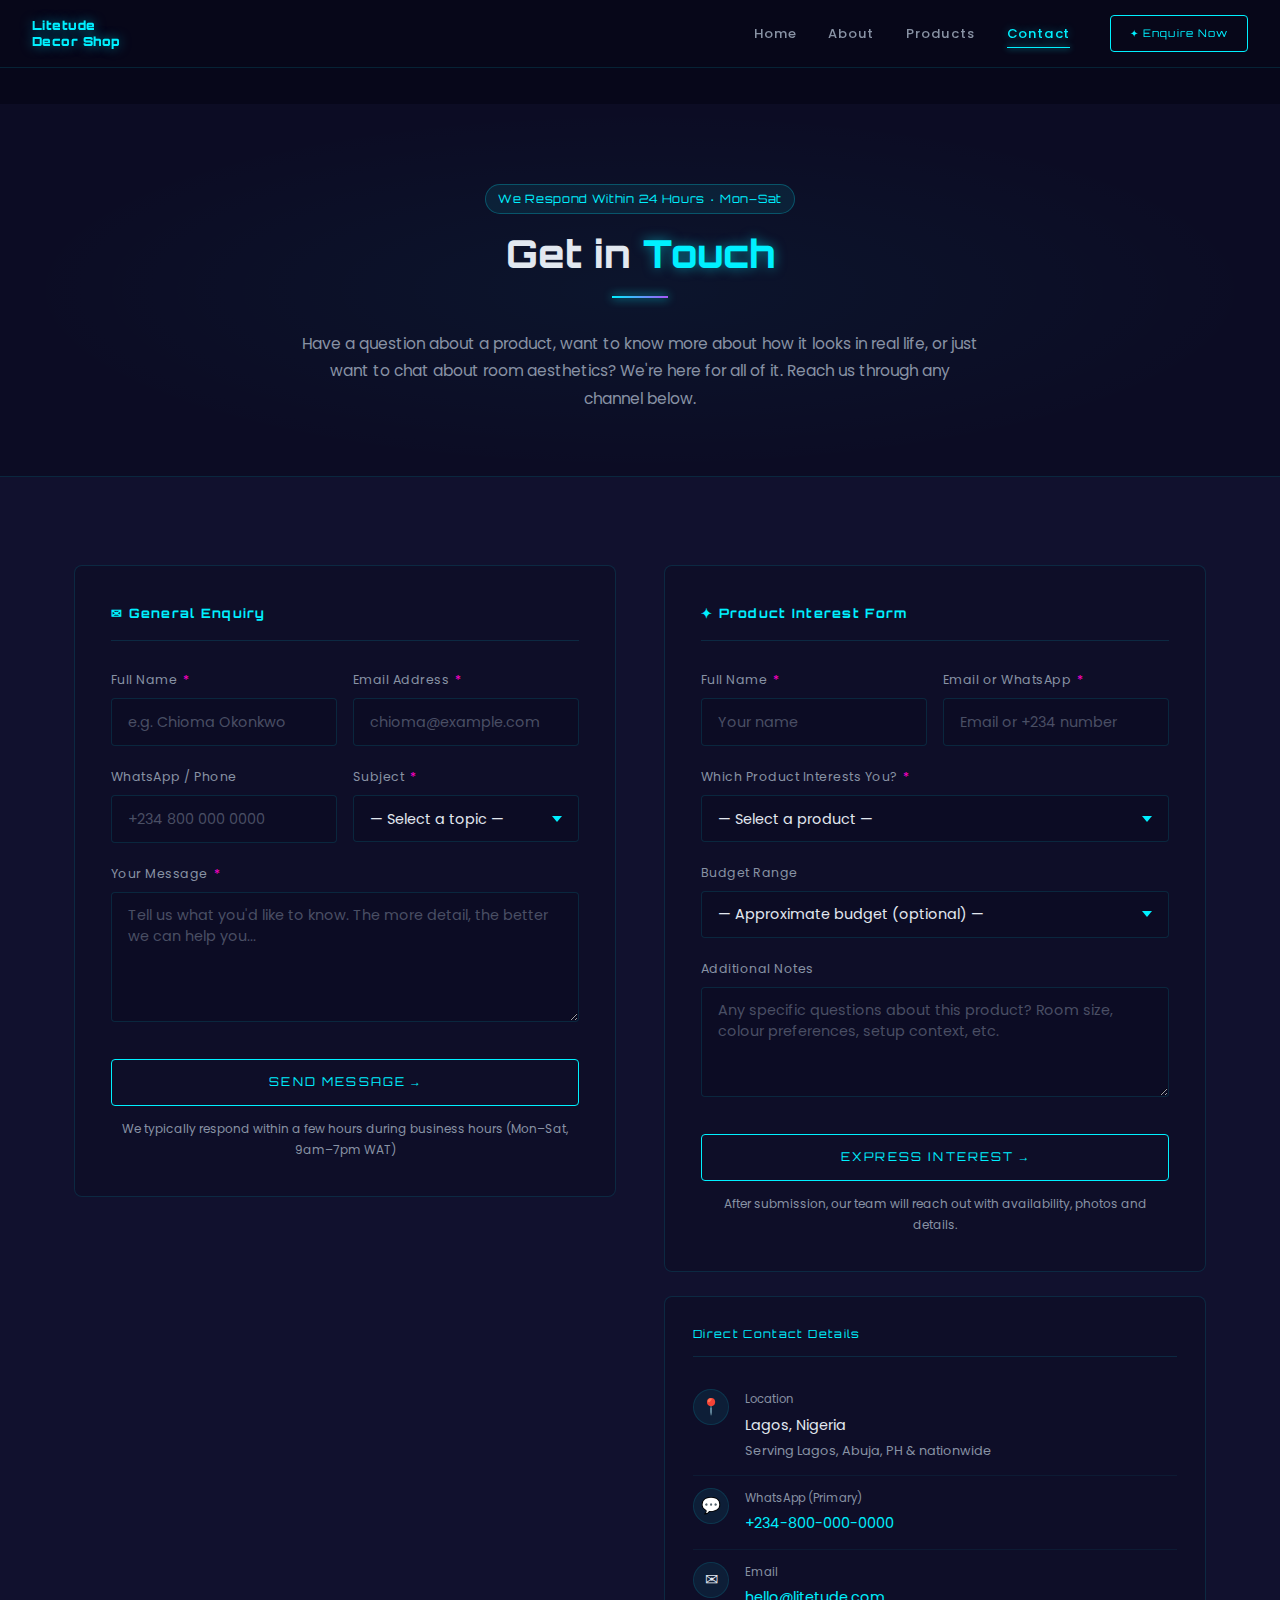
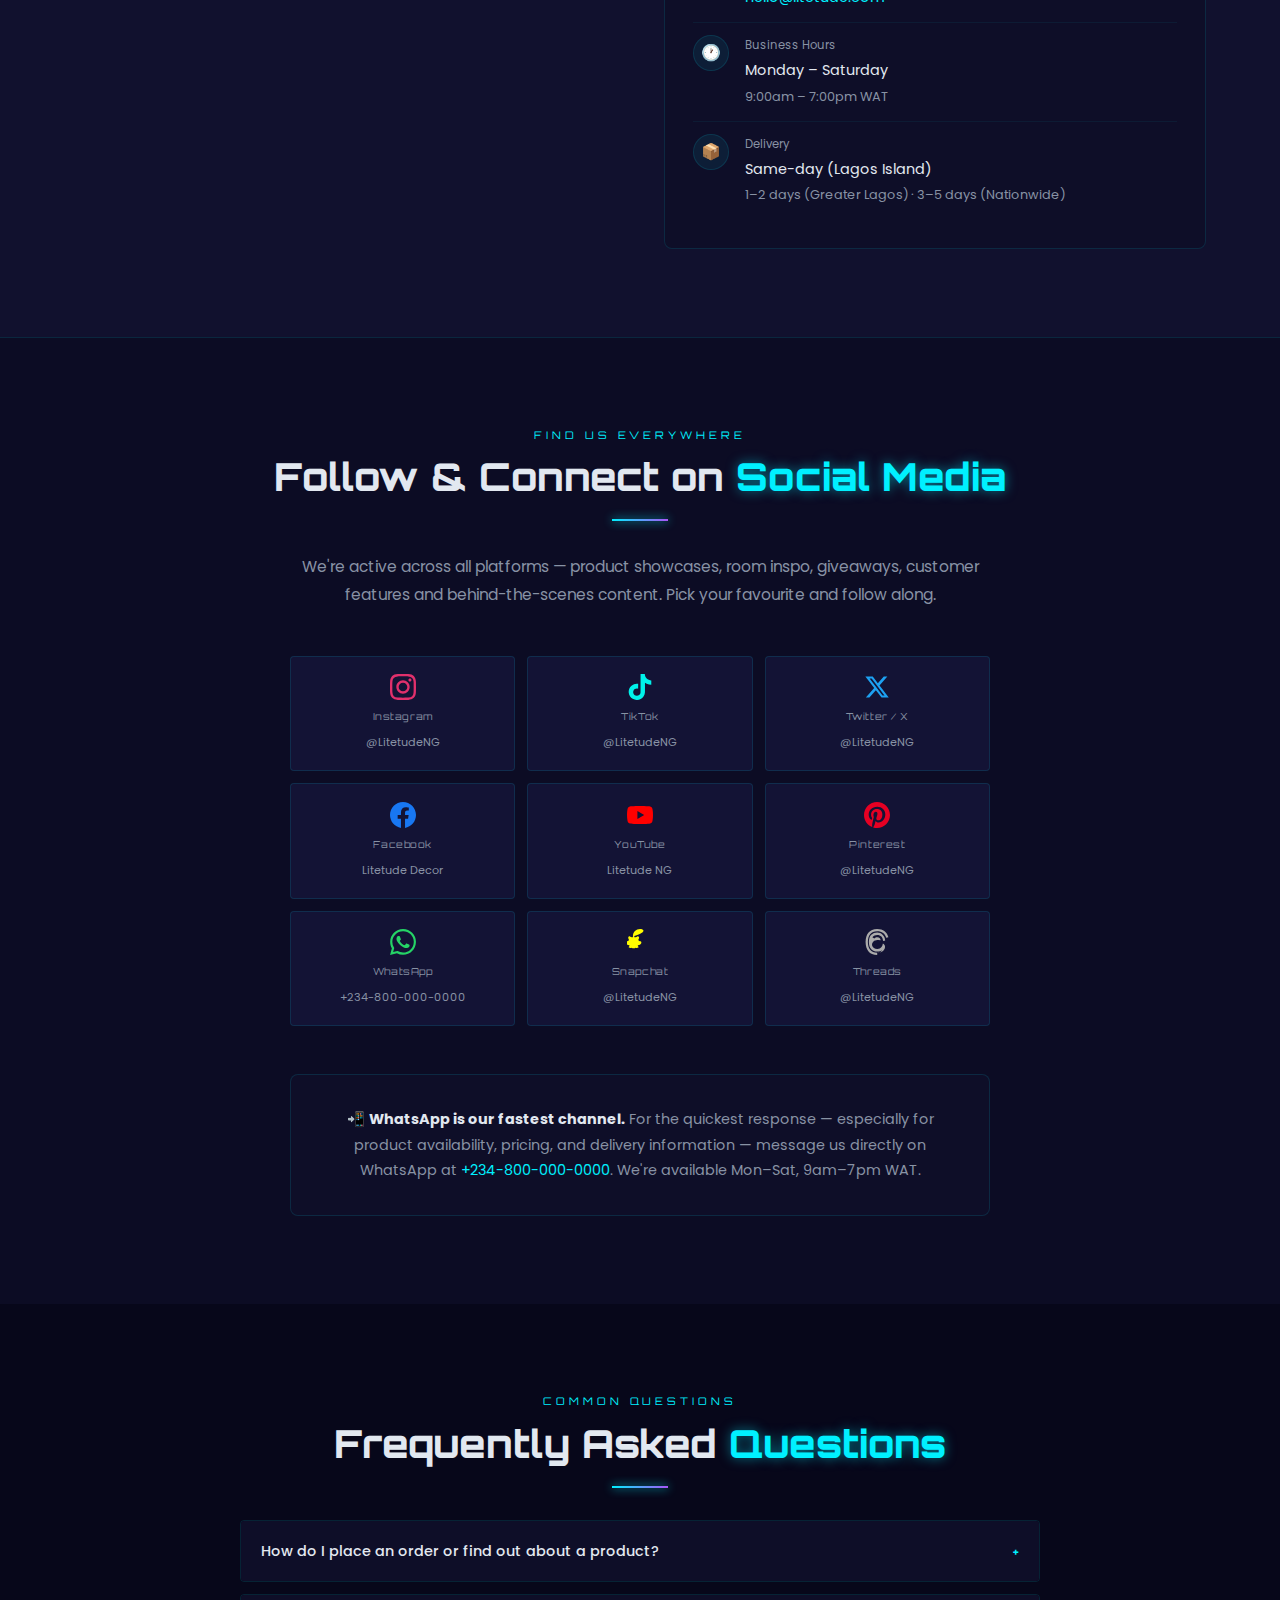
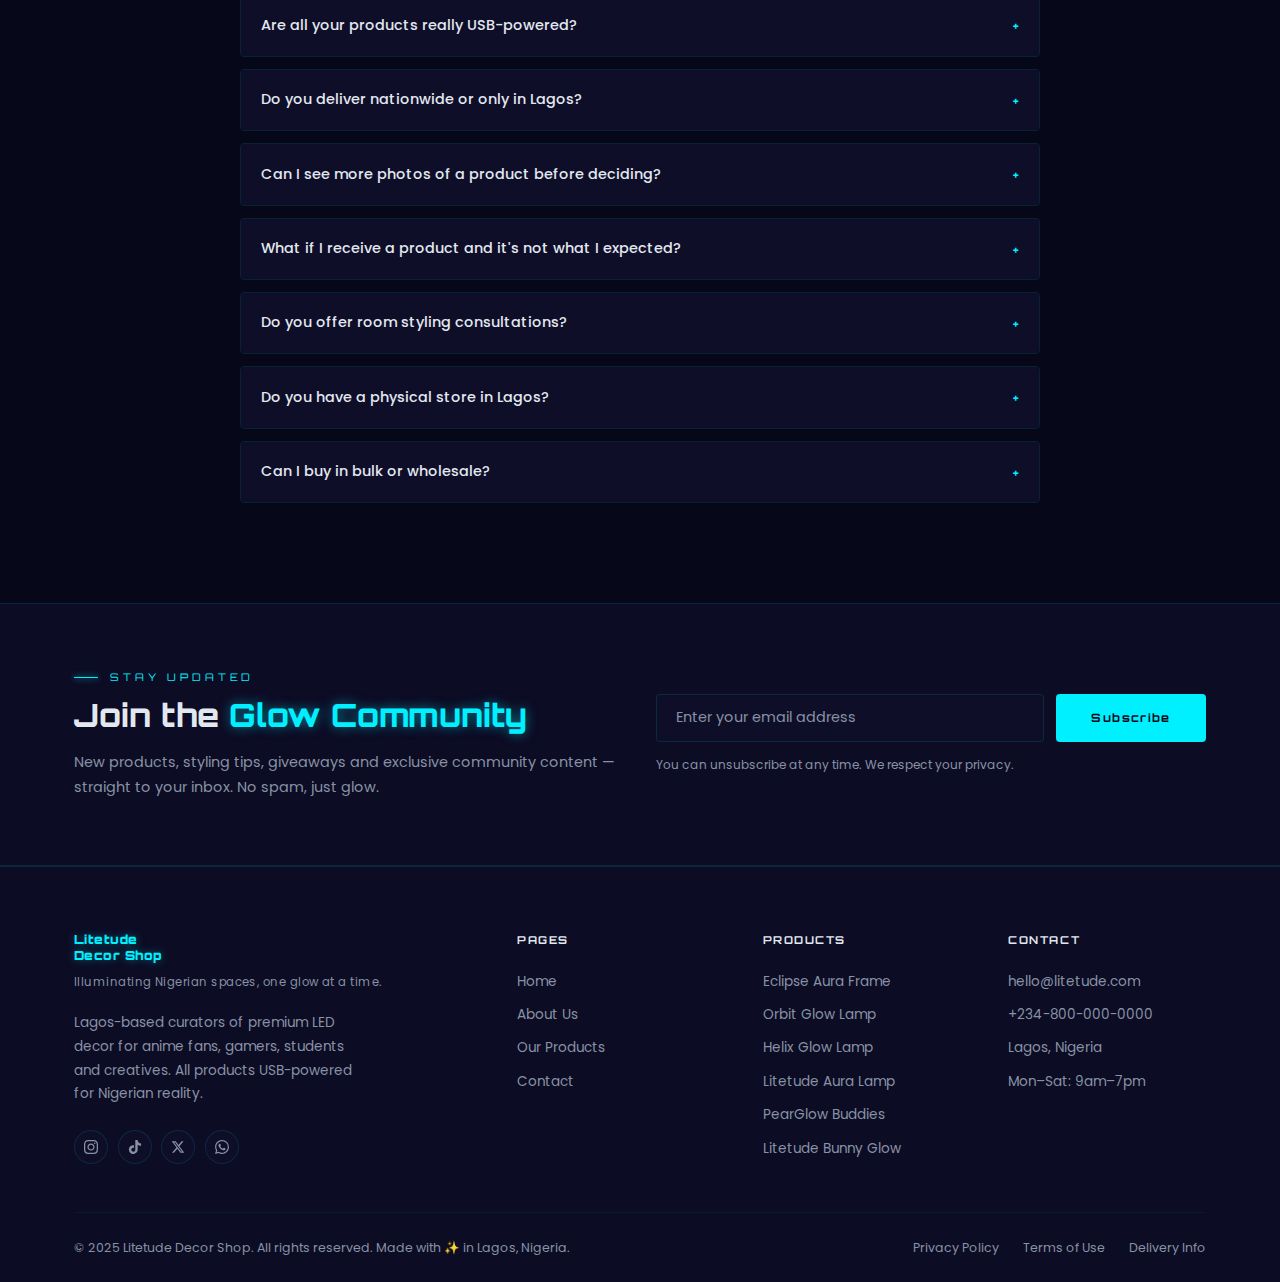
<file: contact.html>
<!DOCTYPE html>
<html lang="en">
<head>
  <meta charset="UTF-8" />
  <meta name="viewport" content="width=device-width, initial-scale=1.0" />
  <meta name="description" content="Contact Litetude Decor Shop — WhatsApp, email, social media and enquiry forms. Lagos, Nigeria." />
  <title>Contact Us | Litetude Decor Shop</title>
  <link rel="preconnect" href="https://fonts.googleapis.com" />
  <link rel="preconnect" href="https://fonts.gstatic.com" crossorigin />
  <link href="https://fonts.googleapis.com/css2?family=Poppins:wght@300;400;500;600;700;800&family=Orbitron:wght@400;700;900&display=swap" rel="stylesheet" />
  <link rel="stylesheet" href="styles.css" />
</head>
<body>
<!-- 
  <div class="announcement-bar">
    Free delivery on orders within Lagos Island &nbsp;·&nbsp; <span>WhatsApp: +234-800-000-0000</span> &nbsp;·&nbsp; USB-Powered Decor for Nigerian Homes
  </div> -->

  <nav class="navbar" role="navigation" aria-label="Main navigation">
    <a href="index.html" class="nav-logo">Litetude<br>Decor Shop</a>
    <div class="nav-right">
      <ul class="nav-links" role="list">
        <li><a href="index.html">Home</a></li>
        <li><a href="about.html">About</a></li>
        <li><a href="products.html">Products</a></li>
        <li><a href="contact.html">Contact</a></li>
      </ul>
      <a href="contact.html" class="nav-cta">✦ Enquire Now</a>
    </div>
    <button class="hamburger" aria-label="Toggle menu" aria-expanded="false">
      <span></span><span></span><span></span>
    </button>
  </nav>

  <main class="page-content">

    <!-- ── PAGE HERO ── -->
    <section class="page-hero">
      <div class="container center">
        <span class="badge">We Respond Within 24 Hours · Mon–Sat</span>
        <h1 class="section-title" style="margin-top:1rem;">Get in <span class="text-glow">Touch</span></h1>
        <div class="section-divider"></div>
        <p class="section-subtitle">Have a question about a product, want to know more about how it looks in real life, or just want to chat about room aesthetics? We're here for all of it. Reach us through any channel below.</p>
      </div>
    </section>

    <!-- ── FORMS SECTION ── -->
    <section class="contact-main">
      <div class="container">
        <div class="contact-layout">

          <!-- Form A: General Inquiry -->
          <div>
            <div class="form-card">
              <h2 class="form-title">✉ General Enquiry</h2>
              <form id="inquiry-form" novalidate>
                <div class="form-row">
                  <div class="form-group">
                    <label for="inq-name">Full Name <span class="required">*</span></label>
                    <input type="text" id="inq-name" name="full_name" placeholder="e.g. Chioma Okonkwo" required autocomplete="name" />
                  </div>
                  <div class="form-group">
                    <label for="inq-email">Email Address <span class="required">*</span></label>
                    <input type="email" id="inq-email" name="email" placeholder="chioma@example.com" required autocomplete="email" />
                  </div>
                </div>
                <div class="form-row">
                  <div class="form-group">
                    <label for="inq-phone">WhatsApp / Phone</label>
                    <input type="tel" id="inq-phone" name="whatsapp" placeholder="+234 800 000 0000" autocomplete="tel" />
                  </div>
                  <div class="form-group">
                    <label for="inq-subject">Subject <span class="required">*</span></label>
                    <select id="inq-subject" name="subject" required>
                      <option value="" disabled selected>— Select a topic —</option>
                      <option>Product Availability</option>
                      <option>Delivery Information</option>
                      <option>Room Styling Advice</option>
                      <option>Bulk / Wholesale Enquiry</option>
                      <option>Partnership / Collaboration</option>
                      <option>General Question</option>
                      <option>Other</option>
                    </select>
                  </div>
                </div>
                <div class="form-group">
                  <label for="inq-message">Your Message <span class="required">*</span></label>
                  <textarea id="inq-message" name="message" placeholder="Tell us what you'd like to know. The more detail, the better we can help you..." required style="min-height:130px;"></textarea>
                </div>
                <button type="submit" class="submit-btn">Send Message →</button>
                <p class="form-note">We typically respond within a few hours during business hours (Mon–Sat, 9am–7pm WAT)</p>
              </form>
            </div>
          </div>

          <!-- Form B: Product Interest + Info Panel -->
          <div class="contact-info-panel">

            <div class="form-card">
              <h2 class="form-title">✦ Product Interest Form</h2>
              <form id="interest-form" novalidate>
                <div class="form-row">
                  <div class="form-group">
                    <label for="int-name">Full Name <span class="required">*</span></label>
                    <input type="text" id="int-name" name="full_name" placeholder="Your name" required />
                  </div>
                  <div class="form-group">
                    <label for="int-contact">Email or WhatsApp <span class="required">*</span></label>
                    <input type="text" id="int-contact" name="contact" placeholder="Email or +234 number" required />
                  </div>
                </div>
                <div class="form-group">
                  <label for="int-product">Which Product Interests You? <span class="required">*</span></label>
                  <select id="int-product" name="product" required>
                    <option value="" disabled selected>— Select a product —</option>
                    <option>Eclipse Aura Frame Light</option>
                    <option>Litetude Orbit Glow Lamp</option>
                    <option>Soft Filament USB Flashlight</option>
                    <option>Litetude Helix Glow Lamp</option>
                    <option>Litetude Aura Lamp</option>
                    <option>PearGlow Buddies</option>
                    <option>Litetude Halo</option>
                    <option>Infinity Lamp</option>
                    <option>Litetude Bunny Glow</option>
                    <option>Multiple Products / Bundle</option>
                  </select>
                </div>
                <div class="form-group">
                  <label for="int-budget">Budget Range</label>
                  <select id="int-budget" name="budget">
                    <option value="" disabled selected>— Approximate budget (optional) —</option>
                    <option>Under ₦15,000</option>
                    <option>₦15,000 – ₦30,000</option>
                    <option>₦30,000 – ₦60,000</option>
                    <option>₦60,000 – ₦100,000</option>
                    <option>₦100,000+</option>
                    <option>Open to suggestions</option>
                  </select>
                </div>
                <div class="form-group">
                  <label for="int-message">Additional Notes</label>
                  <textarea id="int-message" name="message" placeholder="Any specific questions about this product? Room size, colour preferences, setup context, etc."></textarea>
                </div>
                <button type="submit" class="submit-btn">Express Interest →</button>
                <p class="form-note">After submission, our team will reach out with availability, photos and details.</p>
              </form>
            </div>

            <!-- Contact Details Card -->
            <div class="info-card">
              <p class="info-card-title">Direct Contact Details</p>

              <div class="info-detail">
                <div class="info-detail-icon">📍</div>
                <div>
                  <div class="info-detail-label">Location</div>
                  <div class="info-detail-value">Lagos, Nigeria<br><span style="font-size:.8rem;color:var(--text-muted);">Serving Lagos, Abuja, PH &amp; nationwide</span></div>
                </div>
              </div>

              <div class="info-detail">
                <div class="info-detail-icon">💬</div>
                <div>
                  <div class="info-detail-label">WhatsApp (Primary)</div>
                  <div class="info-detail-value"><a href="https://wa.me/2348000000000">+234-800-000-0000</a></div>
                </div>
              </div>

              <div class="info-detail">
                <div class="info-detail-icon">✉</div>
                <div>
                  <div class="info-detail-label">Email</div>
                  <div class="info-detail-value"><a href="mailto:hello@litetude.com">hello@litetude.com</a></div>
                </div>
              </div>

              <div class="info-detail">
                <div class="info-detail-icon">🕐</div>
                <div>
                  <div class="info-detail-label">Business Hours</div>
                  <div class="info-detail-value">Monday – Saturday<br><span style="font-size:.8rem;color:var(--text-muted);">9:00am – 7:00pm WAT</span></div>
                </div>
              </div>

              <div class="info-detail">
                <div class="info-detail-icon">📦</div>
                <div>
                  <div class="info-detail-label">Delivery</div>
                  <div class="info-detail-value">Same-day (Lagos Island)<br><span style="font-size:.8rem;color:var(--text-muted);">1–2 days (Greater Lagos) · 3–5 days (Nationwide)</span></div>
                </div>
              </div>

            </div>

          </div><!-- /.contact-info-panel -->
        </div><!-- /.contact-layout -->
      </div>
    </section>

    <!-- ── SOCIAL MEDIA SECTION ── -->
    <section style="background:var(--dark-2);padding:5.5rem 0;border-top:1px solid var(--border);">
      <div class="container">
        <div class="center">
          <p class="section-label">Find Us Everywhere</p>
          <h2 class="section-title">Follow &amp; Connect on <span class="text-glow">Social Media</span></h2>
          <div class="section-divider"></div>
          <p class="section-subtitle">We're active across all platforms — product showcases, room inspo, giveaways, customer features and behind-the-scenes content. Pick your favourite and follow along.</p>
        </div>

        <div style="margin-top:3rem;">
          <div class="social-grid" style="max-width:700px;margin:0 auto;">

            <a href="#" class="social-card instagram" aria-label="Follow us on Instagram">
              <svg viewBox="0 0 24 24" fill="#e1306c"><path d="M12 2.163c3.204 0 3.584.012 4.85.07 3.252.148 4.771 1.691 4.919 4.919.058 1.265.069 1.645.069 4.849 0 3.205-.012 3.584-.069 4.849-.149 3.225-1.664 4.771-4.919 4.919-1.266.058-1.644.07-4.85.07-3.204 0-3.584-.012-4.849-.07-3.26-.149-4.771-1.699-4.919-4.92-.058-1.265-.07-1.644-.07-4.849 0-3.204.013-3.583.07-4.849.149-3.227 1.664-4.771 4.919-4.919 1.266-.057 1.645-.069 4.849-.069zm0-2.163c-3.259 0-3.667.014-4.947.072-4.358.2-6.78 2.618-6.98 6.98-.059 1.281-.073 1.689-.073 4.948 0 3.259.014 3.668.072 4.948.2 4.358 2.618 6.78 6.98 6.98 1.281.058 1.689.072 4.948.072 3.259 0 3.668-.014 4.948-.072 4.354-.2 6.782-2.618 6.979-6.98.059-1.28.073-1.689.073-4.948 0-3.259-.014-3.667-.072-4.947-.196-4.354-2.617-6.78-6.979-6.98-1.281-.059-1.69-.073-4.949-.073zm0 5.838c-3.403 0-6.162 2.759-6.162 6.162s2.759 6.163 6.162 6.163 6.162-2.759 6.162-6.163c0-3.403-2.759-6.162-6.162-6.162zm0 10.162c-2.209 0-4-1.79-4-4 0-2.209 1.791-4 4-4s4 1.791 4 4c0 2.21-1.791 4-4 4zm6.406-11.845c-.796 0-1.441.645-1.441 1.44s.645 1.44 1.441 1.44c.795 0 1.439-.645 1.439-1.44s-.644-1.44-1.439-1.44z"/></svg>
              <span class="social-card-name">Instagram</span>
              <span class="social-card-handle">@LitetudeNG</span>
            </a>

            <a href="#" class="social-card tiktok" aria-label="Follow us on TikTok">
              <svg viewBox="0 0 24 24" fill="#00f2ea"><path d="M12.525.02c1.31-.02 2.61-.01 3.91-.02.08 1.53.63 3.09 1.75 4.17 1.12 1.11 2.7 1.62 4.24 1.79v4.03c-1.44-.05-2.89-.35-4.2-.97-.57-.26-1.1-.59-1.62-.93-.01 2.92.01 5.84-.02 8.75-.08 1.4-.54 2.79-1.35 3.94-1.31 1.92-3.58 3.17-5.91 3.21-1.43.08-2.86-.31-4.08-1.03-2.02-1.19-3.44-3.37-3.65-5.71-.02-.5-.03-1-.01-1.49.18-1.9 1.12-3.72 2.58-4.96 1.66-1.44 3.98-2.13 6.15-1.72.02 1.48-.04 2.96-.04 4.44-.99-.32-2.15-.23-3.02.37-.63.41-1.11 1.04-1.36 1.75-.21.51-.15 1.07-.14 1.61.24 1.64 1.82 3.02 3.5 2.87 1.12-.01 2.19-.66 2.77-1.61.19-.33.4-.67.41-1.06.1-1.79.06-3.57.07-5.36.01-4.03-.01-8.05.02-12.07z"/></svg>
              <span class="social-card-name">TikTok</span>
              <span class="social-card-handle">@LitetudeNG</span>
            </a>

            <a href="#" class="social-card twitter" aria-label="Follow us on Twitter / X">
              <svg viewBox="0 0 24 24" fill="#1da1f2"><path d="M18.244 2.25h3.308l-7.227 8.26 8.502 11.24H16.17l-5.214-6.817L4.99 21.75H1.68l7.73-8.835L1.254 2.25H8.08l4.713 6.231zm-1.161 17.52h1.833L7.084 4.126H5.117z"/></svg>
              <span class="social-card-name">Twitter / X</span>
              <span class="social-card-handle">@LitetudeNG</span>
            </a>

            <a href="#" class="social-card facebook" aria-label="Follow us on Facebook">
              <svg viewBox="0 0 24 24" fill="#1877f2"><path d="M24 12.073c0-6.627-5.373-12-12-12s-12 5.373-12 12c0 5.99 4.388 10.954 10.125 11.854v-8.385H7.078v-3.47h3.047V9.43c0-3.007 1.792-4.669 4.533-4.669 1.312 0 2.686.235 2.686.235v2.953H15.83c-1.491 0-1.956.925-1.956 1.874v2.25h3.328l-.532 3.47h-2.796v8.385C19.612 23.027 24 18.062 24 12.073z"/></svg>
              <span class="social-card-name">Facebook</span>
              <span class="social-card-handle">Litetude Decor</span>
            </a>

            <a href="#" class="social-card youtube" aria-label="Subscribe on YouTube">
              <svg viewBox="0 0 24 24" fill="#ff0000"><path d="M23.495 6.205a3.007 3.007 0 0 0-2.088-2.088c-1.87-.501-9.396-.501-9.396-.501s-7.507-.01-9.396.501A3.007 3.007 0 0 0 .527 6.205a31.247 31.247 0 0 0-.522 5.805 31.247 31.247 0 0 0 .522 5.783 3.007 3.007 0 0 0 2.088 2.088c1.868.502 9.396.502 9.396.502s7.506 0 9.396-.502a3.007 3.007 0 0 0 2.088-2.088 31.247 31.247 0 0 0 .5-5.783 31.247 31.247 0 0 0-.5-5.805zM9.609 15.601V8.408l6.264 3.602z"/></svg>
              <span class="social-card-name">YouTube</span>
              <span class="social-card-handle">Litetude NG</span>
            </a>

            <a href="#" class="social-card pinterest" aria-label="Follow on Pinterest">
              <svg viewBox="0 0 24 24" fill="#e60023"><path d="M12 0C5.373 0 0 5.373 0 12c0 5.084 3.163 9.426 7.627 11.174-.105-.949-.2-2.405.042-3.441.218-.937 1.407-5.965 1.407-5.965s-.359-.719-.359-1.782c0-1.668.967-2.914 2.171-2.914 1.023 0 1.518.769 1.518 1.69 0 1.029-.655 2.568-.994 3.995-.283 1.194.599 2.169 1.777 2.169 2.133 0 3.772-2.249 3.772-5.495 0-2.873-2.064-4.882-5.012-4.882-3.414 0-5.418 2.561-5.418 5.207 0 1.031.397 2.138.893 2.738a.36.36 0 0 1 .083.345l-.333 1.36c-.053.22-.174.267-.402.161-1.499-.698-2.436-2.889-2.436-4.649 0-3.785 2.75-7.262 7.929-7.262 4.163 0 7.398 2.967 7.398 6.931 0 4.136-2.607 7.464-6.227 7.464-1.216 0-2.359-.632-2.75-1.378l-.748 2.853c-.271 1.043-1.002 2.35-1.492 3.146C9.57 23.812 10.763 24 12 24c6.627 0 12-5.373 12-12S18.627 0 12 0z"/></svg>
              <span class="social-card-name">Pinterest</span>
              <span class="social-card-handle">@LitetudeNG</span>
            </a>

            <a href="https://wa.me/2348000000000" class="social-card whatsapp" aria-label="Message us on WhatsApp">
              <svg viewBox="0 0 24 24" fill="#25d366"><path d="M17.472 14.382c-.297-.149-1.758-.867-2.03-.967-.273-.099-.471-.148-.67.15-.197.297-.767.966-.94 1.164-.173.199-.347.223-.644.075-.297-.15-1.255-.463-2.39-1.475-.883-.788-1.48-1.761-1.653-2.059-.173-.297-.018-.458.13-.606.134-.133.298-.347.446-.52.149-.174.198-.298.298-.497.099-.198.05-.371-.025-.52-.075-.149-.669-1.612-.916-2.207-.242-.579-.487-.5-.669-.51-.173-.008-.371-.01-.57-.01-.198 0-.52.074-.792.372-.272.297-1.04 1.016-1.04 2.479 0 1.462 1.065 2.875 1.213 3.074.149.198 2.096 3.2 5.077 4.487.709.306 1.262.489 1.694.625.712.227 1.36.195 1.871.118.571-.085 1.758-.719 2.006-1.413.248-.694.248-1.289.173-1.413-.074-.124-.272-.198-.57-.347m-5.421 7.403h-.004a9.87 9.87 0 01-5.031-1.378l-.361-.214-3.741.982.998-3.648-.235-.374a9.86 9.86 0 01-1.51-5.26c.001-5.45 4.436-9.884 9.888-9.884 2.64 0 5.122 1.03 6.988 2.898a9.825 9.825 0 012.893 6.994c-.003 5.45-4.437 9.884-9.885 9.884m8.413-18.297A11.815 11.815 0 0012.05 0C5.495 0 .16 5.335.157 11.892c0 2.096.547 4.142 1.588 5.945L.057 24l6.305-1.654a11.882 11.882 0 005.683 1.448h.005c6.554 0 11.89-5.335 11.893-11.893a11.821 11.821 0 00-3.48-8.413z"/></svg>
              <span class="social-card-name">WhatsApp</span>
              <span class="social-card-handle">+234-800-000-0000</span>
            </a>

            <a href="#" class="social-card snapchat" aria-label="Add us on Snapchat">
              <svg viewBox="0 0 24 24" fill="#fffc00"><path d="M12.017 0C8.396 0 5.479 2.917 5.479 6.538c0 .315.017.63.052.937-.052.018-.105.035-.156.052-1.001.315-2.018.122-2.601-.505-.157-.158-.366-.228-.577-.228-.42 0-.857.298-1.019.803-.192.576.123 1.26.367 1.682.053.088.105.175.105.263.018.14.035.28.035.42-.018.28-.088.56-.263.77-.263.315-.735.42-1.137.472-.21.035-.42.07-.595.157-.473.228-.717.735-.717 1.278 0 .07.018.158.035.228.246 1.154 1.524 1.872 3.114 2.135 0 0 .088.018.088.088l.035.105c.105.455-.087.91-.56 1.225-.21.14-.21.437.088.63.42.28.927.42 1.452.42.35 0 .7-.07 1.032-.21.525.315 1.19.49 1.854.49.682 0 1.347-.175 1.89-.49.332.14.682.21 1.032.21.525 0 1.032-.14 1.452-.42.298-.193.298-.49.088-.63-.473-.315-.665-.77-.56-1.225l.035-.105c0-.07.087-.088.087-.088 1.59-.263 2.869-.98 3.114-2.135.018-.07.035-.158.035-.228 0-.543-.244-1.05-.717-1.278-.175-.087-.385-.122-.595-.157-.402-.052-.875-.157-1.137-.472-.175-.21-.245-.49-.263-.77 0-.14.018-.28.035-.42 0-.088.052-.175.105-.263.244-.42.56-1.106.367-1.682-.162-.505-.6-.803-1.019-.803-.21 0-.42.07-.577.228-.583.627-1.6.82-2.601.505-.051-.017-.104-.034-.156-.052.035-.307.052-.622.052-.937C18.554 2.917 15.637 0 12.017 0z"/></svg>
              <span class="social-card-name">Snapchat</span>
              <span class="social-card-handle">@LitetudeNG</span>
            </a>

            <a href="#" class="social-card threads" aria-label="Follow us on Threads">
              <svg viewBox="0 0 24 24" fill="#aaaaaa"><path d="M12.186 24h-.007c-3.581-.024-6.334-1.205-8.184-3.509C2.35 18.44 1.5 15.586 1.472 12.01v-.017c.03-3.579.879-6.43 2.525-8.482C5.845 1.205 8.6.024 12.18 0h.014c2.746.02 5.043.725 6.826 2.098 1.677 1.29 2.858 3.13 3.509 5.467l-2.04.569c-1.104-3.96-3.898-5.984-8.304-6.015-2.91.022-5.11.936-6.54 2.717C4.307 6.504 3.616 8.914 3.589 12c.027 3.086.718 5.496 2.057 7.164 1.43 1.783 3.631 2.698 6.54 2.717 2.623-.02 4.358-.631 5.8-2.045 1.647-1.613 1.618-3.593 1.09-4.798-.31-.71-.873-1.3-1.634-1.75-.192 1.352-.622 2.446-1.284 3.272-.886 1.102-2.14 1.704-3.73 1.79-1.202.065-2.361-.218-3.259-.801-1.063-.689-1.685-1.74-1.752-2.964-.065-1.19.408-2.285 1.33-3.082.88-.76 2.119-1.207 3.583-1.291a13.853 13.853 0 0 1 3.02.142c-.126-.742-.375-1.332-.75-1.757-.513-.583-1.313-.877-2.39-.882h-.018c-.87 0-1.952.239-2.678 1.159l-1.761-1.3c1.066-1.446 2.717-2.145 4.449-2.145h.03c3.283.016 5.232 2.058 5.359 5.603.091-.014.181-.027.27-.04.516-.076 1.033-.098 1.536-.063l.13.01c-.053-2.423-.784-4.278-2.174-5.515C15.793 3.756 14.36 3.136 12.2 3.12c-2.208.018-4.059.77-5.503 2.235C5.252 6.821 4.5 9.17 4.5 12.001c0 2.831.752 5.18 2.197 6.645 1.444 1.464 3.295 2.217 5.503 2.235 1.897-.015 3.467-.46 4.667-1.325-.94 1.45-2.668 2.413-4.681 2.444z"/></svg>
              <span class="social-card-name">Threads</span>
              <span class="social-card-handle">@LitetudeNG</span>
            </a>

          </div>
        </div>

        <div style="text-align:center;margin-top:3rem;padding:2rem;background:var(--dark-card);border:1px solid var(--border);border-radius:var(--radius);max-width:700px;margin-left:auto;margin-right:auto;">
          <p style="font-size:.9rem;color:var(--text-muted);line-height:1.75;">
            📲 <strong style="color:var(--text);">WhatsApp is our fastest channel.</strong> For the quickest response — especially for product availability, pricing, and delivery information — message us directly on WhatsApp at <a href="https://wa.me/2348000000000" style="color:var(--glow);">+234-800-000-0000</a>. We're available Mon–Sat, 9am–7pm WAT.
          </p>
        </div>

      </div>
    </section>

    <!-- ── FAQ SECTION ── -->
    <section class="faq-section">
      <div class="container">
        <div class="center" style="margin-bottom:1rem;">
          <p class="section-label">Common Questions</p>
          <h2 class="section-title">Frequently Asked <span class="text-glow">Questions</span></h2>
          <div class="section-divider"></div>
        </div>

        <div class="faq-list" style="max-width:800px;margin:0 auto;">

          <div class="faq-item">
            <div class="faq-question">How do I place an order or find out about a product? <span class="faq-icon">+</span></div>
            <div class="faq-answer"><div class="faq-answer-inner">We are an enquiry-based shop. To order or ask about a specific product, simply fill in our Product Interest form above, WhatsApp us directly at +234-800-000-0000, or send an email to hello@litetude.com. Our team will respond with availability, pricing, and next steps.</div></div>
          </div>

          <div class="faq-item">
            <div class="faq-question">Are all your products really USB-powered? <span class="faq-icon">+</span></div>
            <div class="faq-answer"><div class="faq-answer-inner">Yes, 100%. Every product in our catalogue is powered via USB — compatible with standard phone chargers (5V), power banks, laptop USB ports, and USB hubs. This was a deliberate design choice made specifically for Nigerian customers, ensuring our decor works with or without stable power supply (NEPA). No special wiring or electrical installations needed.</div></div>
          </div>

          <div class="faq-item">
            <div class="faq-question">Do you deliver nationwide or only in Lagos? <span class="faq-icon">+</span></div>
            <div class="faq-answer"><div class="faq-answer-inner">We offer delivery across all of Nigeria. For Lagos-based orders, we provide same-day delivery (Lagos Island and close mainland areas) and next-day delivery for Greater Lagos. For other states including Abuja, Port Harcourt, Ibadan, Kano, and beyond, we use trusted logistics partners with typical delivery times of 3–5 business days.</div></div>
          </div>

          <div class="faq-item">
            <div class="faq-question">Can I see more photos of a product before deciding? <span class="faq-icon">+</span></div>
            <div class="faq-answer"><div class="faq-answer-inner">Absolutely. We encourage all potential customers to request additional photos or even short video clips via WhatsApp before making a decision. We want you to know exactly what you're getting. You can also find real customer setup photos on our Instagram and TikTok pages.</div></div>
          </div>

          <div class="faq-item">
            <div class="faq-question">What if I receive a product and it's not what I expected? <span class="faq-icon">+</span></div>
            <div class="faq-answer"><div class="faq-answer-inner">Customer satisfaction is our priority. If a product arrives significantly different from how it was described or shown, please contact us via WhatsApp or email within 48 hours of delivery with photos. We will assess the situation and work with you to find a resolution — whether that's a replacement, credit, or another solution.</div></div>
          </div>

          <div class="faq-item">
            <div class="faq-question">Do you offer room styling consultations? <span class="faq-icon">+</span></div>
            <div class="faq-answer"><div class="faq-answer-inner">Yes! If you're unsure which products work best together for your specific room, we offer free styling consultations via WhatsApp. Share photos of your current room or describe your space and aesthetic vision, and our team will recommend the best combination of products to achieve the look you want.</div></div>
          </div>

          <div class="faq-item">
            <div class="faq-question">Do you have a physical store in Lagos? <span class="faq-icon">+</span></div>
            <div class="faq-answer"><div class="faq-answer-inner">We currently operate as an online-first brand. However, we occasionally run pop-up showcases and viewing events in Lagos where customers can see products in person before making a decision. Follow our Instagram and TikTok pages to stay informed about upcoming events.</div></div>
          </div>

          <div class="faq-item">
            <div class="faq-question">Can I buy in bulk or wholesale? <span class="faq-icon">+</span></div>
            <div class="faq-answer"><div class="faq-answer-inner">Yes, we support bulk and wholesale orders for interior designers, event planners, Airbnb hosts, and businesses looking to purchase multiple pieces. Please reach out via email at hello@litetude.com or select "Bulk/Wholesale Enquiry" in our General Enquiry form above for more information.</div></div>
          </div>

        </div>
      </div>
    </section>

    <!-- ── NEWSLETTER ── -->
    <section class="newsletter-section">
      <div class="container">
        <div class="newsletter-inner">
          <div>
            <p class="section-label">Stay Updated</p>
            <h2 class="section-title" style="font-size:clamp(1.3rem,3vw,2rem);">Join the <span class="text-glow">Glow Community</span></h2>
            <p style="font-size:.9rem;color:var(--text-muted);margin-top:.75rem;">New products, styling tips, giveaways and exclusive community content — straight to your inbox. No spam, just glow.</p>
          </div>
          <div>
            <form class="newsletter-form" novalidate>
              <input type="email" class="newsletter-input" placeholder="Enter your email address" required />
              <button type="submit" class="btn-solid">Subscribe</button>
            </form>
            <p style="font-size:.75rem;color:var(--text-muted);margin-top:.75rem;">You can unsubscribe at any time. We respect your privacy.</p>
          </div>
        </div>
      </div>
    </section>

  </main>

  <!-- ── FOOTER ── -->
  <footer class="site-footer">
    <div class="container">
      <div class="footer-top">
        <div class="footer-brand">
          <span class="footer-logo-text">Litetude<br>Decor Shop</span>
          <span class="footer-tagline">Illuminating Nigerian spaces, one glow at a time.</span>
          <p>Lagos-based curators of premium LED decor for anime fans, gamers, students and creatives. All products USB-powered for Nigerian reality.</p>
          <div class="footer-social-mini">
            <a href="#" class="footer-social-btn" aria-label="Instagram"><svg viewBox="0 0 24 24" fill="currentColor"><path d="M12 2.163c3.204 0 3.584.012 4.85.07 3.252.148 4.771 1.691 4.919 4.919.058 1.265.069 1.645.069 4.849 0 3.205-.012 3.584-.069 4.849-.149 3.225-1.664 4.771-4.919 4.919-1.266.058-1.644.07-4.85.07-3.204 0-3.584-.012-4.849-.07-3.26-.149-4.771-1.699-4.919-4.92-.058-1.265-.07-1.644-.07-4.849 0-3.204.013-3.583.07-4.849.149-3.227 1.664-4.771 4.919-4.919 1.266-.057 1.645-.069 4.849-.069zm0-2.163c-3.259 0-3.667.014-4.947.072-4.358.2-6.78 2.618-6.98 6.98-.059 1.281-.073 1.689-.073 4.948 0 3.259.014 3.668.072 4.948.2 4.358 2.618 6.78 6.98 6.98 1.281.058 1.689.072 4.948.072 3.259 0 3.668-.014 4.948-.072 4.354-.2 6.782-2.618 6.979-6.98.059-1.28.073-1.689.073-4.948 0-3.259-.014-3.667-.072-4.947-.196-4.354-2.617-6.78-6.979-6.98-1.281-.059-1.69-.073-4.949-.073zm0 5.838c-3.403 0-6.162 2.759-6.162 6.162s2.759 6.163 6.162 6.163 6.162-2.759 6.162-6.163c0-3.403-2.759-6.162-6.162-6.162zm0 10.162c-2.209 0-4-1.79-4-4 0-2.209 1.791-4 4-4s4 1.791 4 4c0 2.21-1.791 4-4 4zm6.406-11.845c-.796 0-1.441.645-1.441 1.44s.645 1.44 1.441 1.44c.795 0 1.439-.645 1.439-1.44s-.644-1.44-1.439-1.44z"/></svg></a>
            <a href="#" class="footer-social-btn" aria-label="TikTok"><svg viewBox="0 0 24 24" fill="currentColor"><path d="M12.525.02c1.31-.02 2.61-.01 3.91-.02.08 1.53.63 3.09 1.75 4.17 1.12 1.11 2.7 1.62 4.24 1.79v4.03c-1.44-.05-2.89-.35-4.2-.97-.57-.26-1.1-.59-1.62-.93-.01 2.92.01 5.84-.02 8.75-.08 1.4-.54 2.79-1.35 3.94-1.31 1.92-3.58 3.17-5.91 3.21-1.43.08-2.86-.31-4.08-1.03-2.02-1.19-3.44-3.37-3.65-5.71-.02-.5-.03-1-.01-1.49.18-1.9 1.12-3.72 2.58-4.96 1.66-1.44 3.98-2.13 6.15-1.72.02 1.48-.04 2.96-.04 4.44-.99-.32-2.15-.23-3.02.37-.63.41-1.11 1.04-1.36 1.75-.21.51-.15 1.07-.14 1.61.24 1.64 1.82 3.02 3.5 2.87 1.12-.01 2.19-.66 2.77-1.61.19-.33.4-.67.41-1.06.1-1.79.06-3.57.07-5.36.01-4.03-.01-8.05.02-12.07z"/></svg></a>
            <a href="#" class="footer-social-btn" aria-label="Twitter/X"><svg viewBox="0 0 24 24" fill="currentColor"><path d="M18.244 2.25h3.308l-7.227 8.26 8.502 11.24H16.17l-5.214-6.817L4.99 21.75H1.68l7.73-8.835L1.254 2.25H8.08l4.713 6.231zm-1.161 17.52h1.833L7.084 4.126H5.117z"/></svg></a>
            <a href="https://wa.me/2348000000000" class="footer-social-btn" aria-label="WhatsApp"><svg viewBox="0 0 24 24" fill="currentColor"><path d="M17.472 14.382c-.297-.149-1.758-.867-2.03-.967-.273-.099-.471-.148-.67.15-.197.297-.767.966-.94 1.164-.173.199-.347.223-.644.075-.297-.15-1.255-.463-2.39-1.475-.883-.788-1.48-1.761-1.653-2.059-.173-.297-.018-.458.13-.606.134-.133.298-.347.446-.52.149-.174.198-.298.298-.497.099-.198.05-.371-.025-.52-.075-.149-.669-1.612-.916-2.207-.242-.579-.487-.5-.669-.51-.173-.008-.371-.01-.57-.01-.198 0-.52.074-.792.372-.272.297-1.04 1.016-1.04 2.479 0 1.462 1.065 2.875 1.213 3.074.149.198 2.096 3.2 5.077 4.487.709.306 1.262.489 1.694.625.712.227 1.36.195 1.871.118.571-.085 1.758-.719 2.006-1.413.248-.694.248-1.289.173-1.413-.074-.124-.272-.198-.57-.347m-5.421 7.403h-.004a9.87 9.87 0 01-5.031-1.378l-.361-.214-3.741.982.998-3.648-.235-.374a9.86 9.86 0 01-1.51-5.26c.001-5.45 4.436-9.884 9.888-9.884 2.64 0 5.122 1.03 6.988 2.898a9.825 9.825 0 012.893 6.994c-.003 5.45-4.437 9.884-9.885 9.884m8.413-18.297A11.815 11.815 0 0012.05 0C5.495 0 .16 5.335.157 11.892c0 2.096.547 4.142 1.588 5.945L.057 24l6.305-1.654a11.882 11.882 0 005.683 1.448h.005c6.554 0 11.89-5.335 11.893-11.893a11.821 11.821 0 00-3.48-8.413z"/></svg></a>
          </div>
        </div>
        <div class="footer-col">
          <h5>Pages</h5>
          <div class="footer-links">
            <a href="index.html">Home</a>
            <a href="about.html">About Us</a>
            <a href="products.html">Our Products</a>
            <a href="contact.html">Contact</a>
          </div>
        </div>
        <div class="footer-col">
          <h5>Products</h5>
          <div class="footer-links">
            <a href="products.html">Eclipse Aura Frame</a>
            <a href="products.html">Orbit Glow Lamp</a>
            <a href="products.html">Helix Glow Lamp</a>
            <a href="products.html">Litetude Aura Lamp</a>
            <a href="products.html">PearGlow Buddies</a>
            <a href="products.html">Litetude Bunny Glow</a>
          </div>
        </div>
        <div class="footer-col">
          <h5>Contact</h5>
          <div class="footer-links">
            <a href="mailto:hello@litetude.com">hello@litetude.com</a>
            <a href="https://wa.me/2348000000000">+234-800-000-0000</a>
            <a href="#">Lagos, Nigeria</a>
            <a href="#">Mon–Sat: 9am–7pm</a>
          </div>
        </div>
      </div>
      <div class="footer-bottom">
        <p class="footer-copy">&copy; 2025 Litetude Decor Shop. All rights reserved. Made with ✨ in Lagos, Nigeria.</p>
        <div class="footer-legal">
          <a href="#">Privacy Policy</a>
          <a href="#">Terms of Use</a>
          <a href="#">Delivery Info</a>
        </div>
      </div>
    </div>
  </footer>

  <button class="back-to-top" aria-label="Back to top">↑</button>

  <script src="script.js"></script>
</body>
</html>
</file>
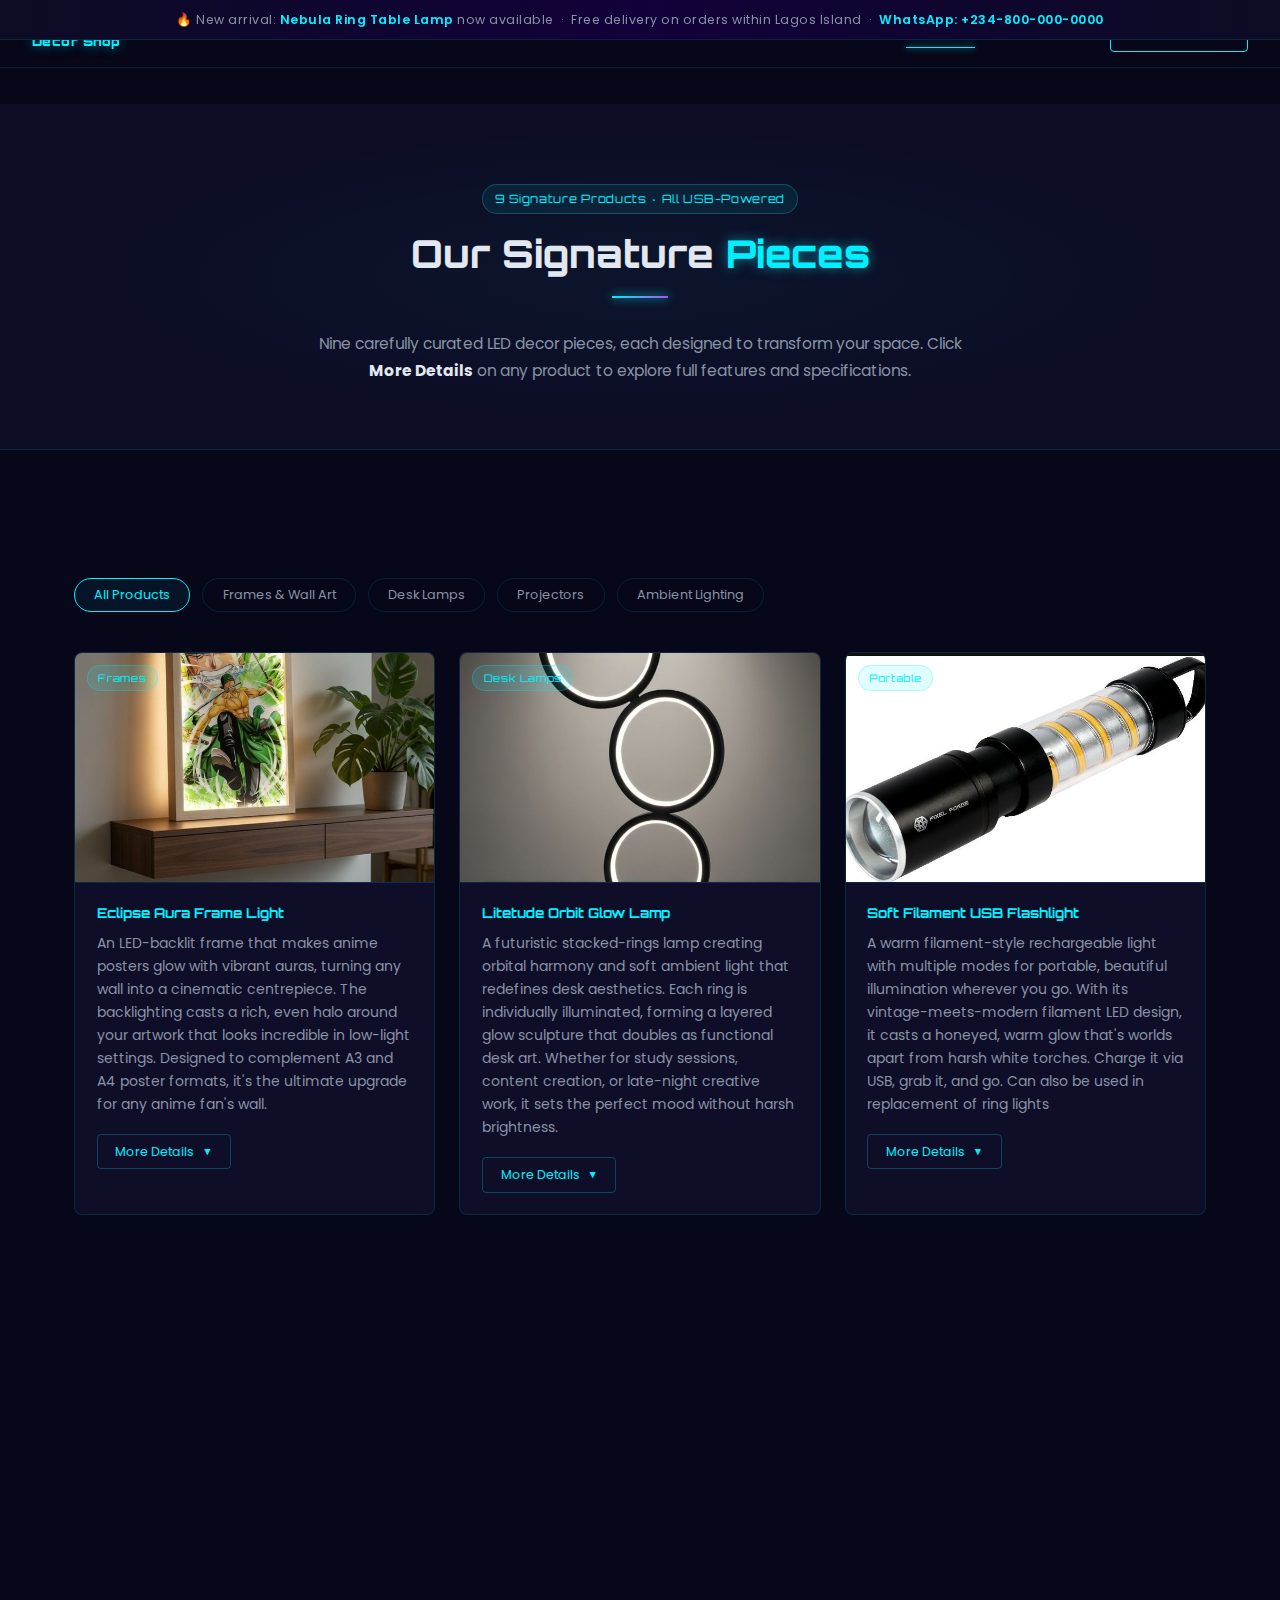
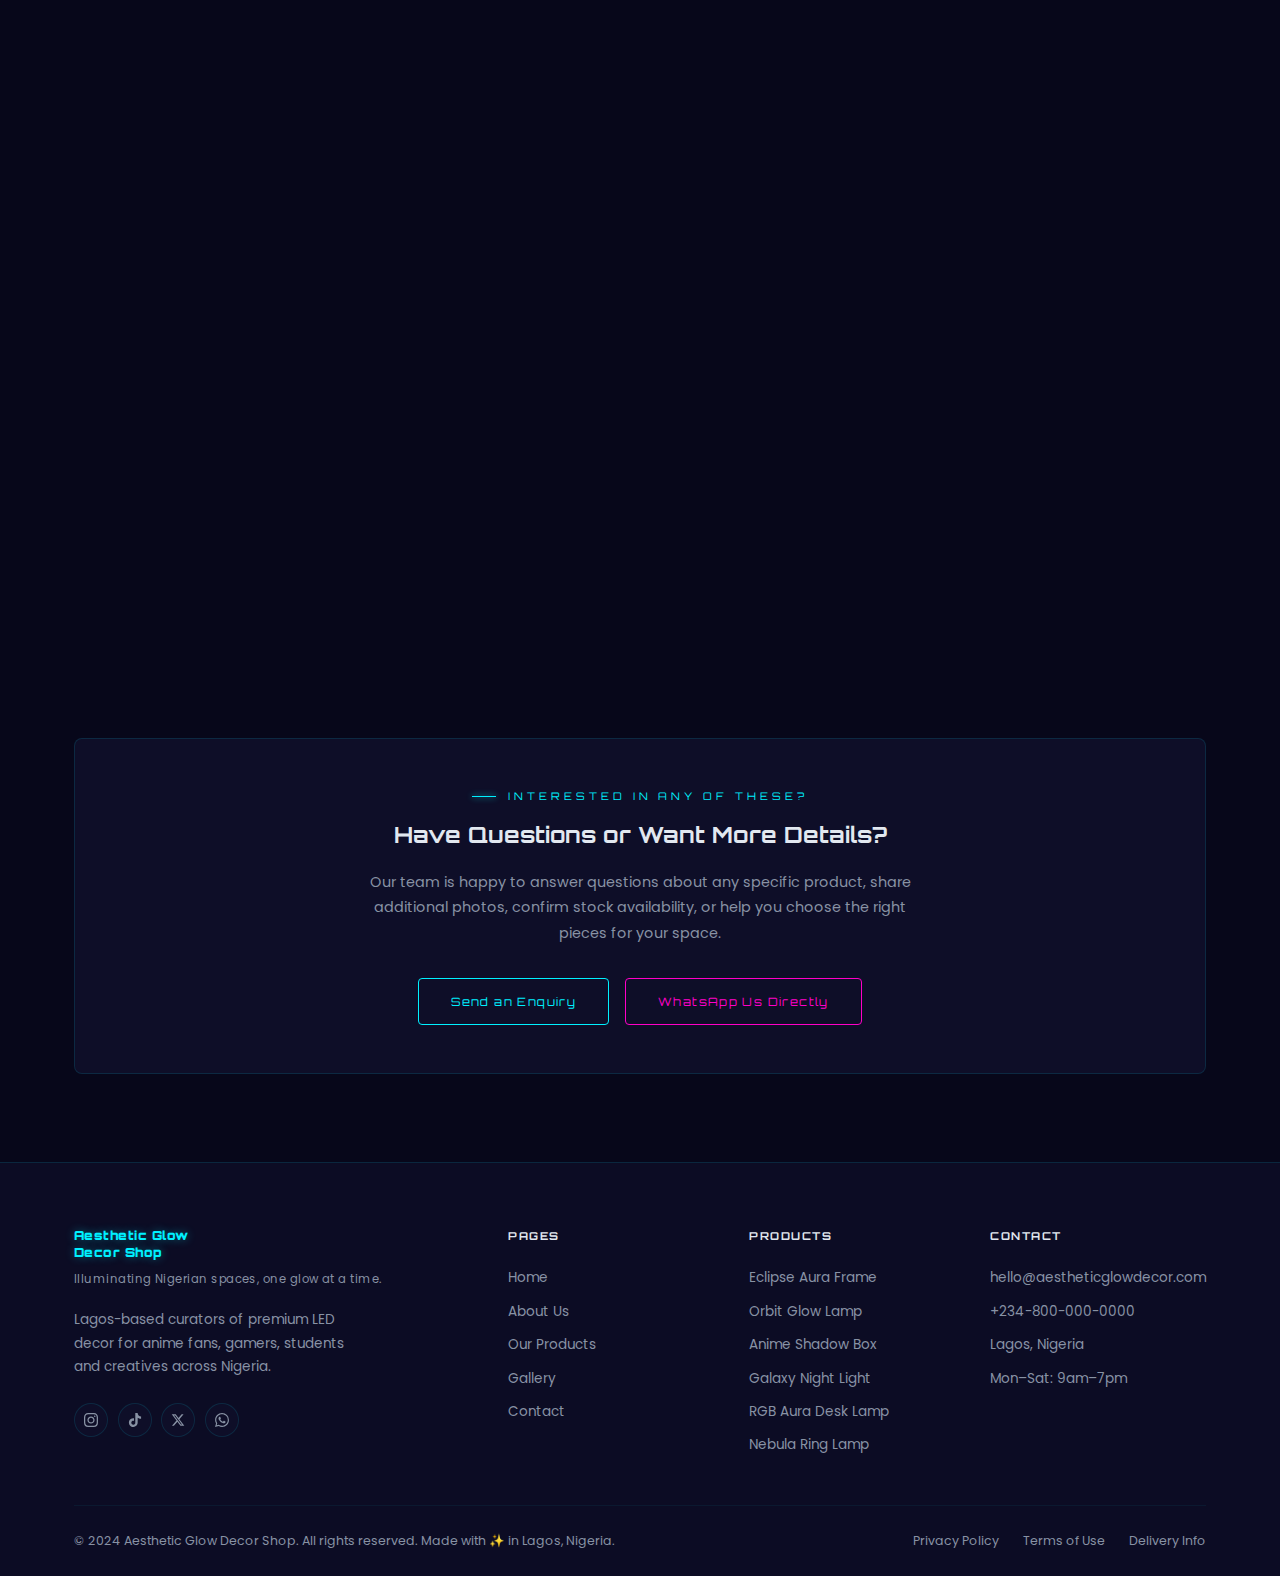
<file: products.html>
<!DOCTYPE html>
<html lang="en">
<head>
  <meta charset="UTF-8" />
  <meta name="viewport" content="width=device-width, initial-scale=1.0" />
  <meta name="description" content="Our Signature Pieces — 9 unique LED glow decor products. Anime frames, orbit lamps, desk lamps and more. All USB-powered. Lagos, Nigeria." />
  <title>Our Products | Litetude Decor Shop</title>
  <link rel="preconnect" href="https://fonts.googleapis.com" />
  <link rel="preconnect" href="https://fonts.gstatic.com" crossorigin />
  <link href="https://fonts.googleapis.com/css2?family=Poppins:wght@300;400;500;600;700;800&family=Orbitron:wght@400;700;900&display=swap" rel="stylesheet" />
  <link rel="stylesheet" href="styles.css" />
</head>
<body>

  <div class="announcement-bar">
    🔥 New arrival: <span>Nebula Ring Table Lamp</span> now available &nbsp;·&nbsp; Free delivery on orders within Lagos Island &nbsp;·&nbsp; <span>WhatsApp: +234-800-000-0000</span>
  </div>

  <nav class="navbar" role="navigation" aria-label="Main navigation">
    <a href="index.html" class="nav-logo">Litetude<br>Decor Shop</a>
    <div class="nav-right">
      <ul class="nav-links" role="list">
        <li><a href="index.html">Home</a></li>
        <li><a href="about.html">About</a></li>
        <li><a href="products.html">Products</a></li>
        <!-- <li><a href="gallery.html">Gallery</a></li> -->
        <li><a href="contact.html">Contact</a></li>
      </ul>
      <a href="contact.html" class="nav-cta">✦ Enquire Now</a>
    </div>
    <button class="hamburger" aria-label="Toggle menu" aria-expanded="false">
      <span></span><span></span><span></span>
    </button>
  </nav>

  <main class="page-content">

    <!-- ── PAGE HERO ── -->
    <section class="page-hero">
      <div class="container center">
        <span class="badge">9 Signature Products · All USB-Powered</span>
        <h1 class="section-title" style="margin-top:1rem;">Our Signature <span class="text-glow">Pieces</span></h1>
        <div class="section-divider"></div>
        <p class="section-subtitle">Nine carefully curated LED decor pieces, each designed to transform your space. Click <strong style="color:var(--text);">More Details</strong> on any product to explore full features and specifications.</p>
      </div>
    </section>

    <!-- ── PRODUCTS ── -->
    <section style="background:var(--dark);padding:5.5rem 0;">
      <div class="container">

        <!-- Filter row -->
        <div class="products-filter">
          <button class="filter-btn active">All Products</button>
          <button class="filter-btn">Frames &amp; Wall Art</button>
          <button class="filter-btn">Desk Lamps</button>
          <button class="filter-btn">Projectors</button>
          <button class="filter-btn">Ambient Lighting</button>
        </div>

        <div class="product-full-grid">

          <!-- 1. Eclipse Aura Frame Light -->
          <article class="product-full-card">
            <div class="product-full-img">
              <span class="product-tag">Frames</span>
              <img src="images/image-22~2.jpg" alt="Eclipse Aura Frame Light" loading="lazy" />
            </div>
            <div class="product-full-body">
              <h2 class="product-full-name">Eclipse Aura Frame Light</h2>
              <p class="product-full-desc">An LED-backlit frame that makes anime posters glow with vibrant auras, turning any wall into a cinematic centrepiece. The backlighting casts a rich, even halo around your artwork that looks incredible in low-light settings. Designed to complement A3 and A4 poster formats, it's the ultimate upgrade for any anime fan's wall.</p>
              <button class="product-expand-btn" aria-expanded="false">
                <span class="btn-text">More Details</span>
                <span class="expand-icon">▼</span>
              </button>
            </div>
            <div class="product-details">
              <div class="product-details-inner">
                <div class="product-features">
                  <h4>Key Features</h4>
                  <ul class="feature-list">
                    <li>USB-powered — works with phone chargers, power banks, laptops</li>
                    <li>Warm amber + cool white dual-mode LED backlight</li>
                    <li>Fits standard A3 (42×30cm) and A4 (29.7×21cm) poster sizes</li>
                    <li>Lightweight aluminium-effect frame with matte finish</li>
                    <li>Mounts with adhesive strips (no drilling required)</li>
                    <li>On/off switch with 3-level brightness control</li>
                  </ul>
                  <div class="ideal-for"><strong>Ideal For:</strong> Anime wall displays, bedroom feature walls, gaming room backgrounds, photo frames</div>
                </div>
              </div>
            </div>
          </article>

          <!-- 2. Lititude Orbit Glow Lamp -->
          <article class="product-full-card">
            <div class="product-full-img">
              <span class="product-tag">Desk Lamps</span>
              <img src="images/image-14~2.jpg" alt="Litetude Orbit Glow Lamp" loading="lazy" />
            </div>
            <div class="product-full-body">
              <h2 class="product-full-name">Litetude Orbit Glow Lamp</h2>
              <p class="product-full-desc">A futuristic stacked-rings lamp creating orbital harmony and soft ambient light that redefines desk aesthetics. Each ring is individually illuminated, forming a layered glow sculpture that doubles as functional desk art. Whether for study sessions, content creation, or late-night creative work, it sets the perfect mood without harsh brightness.</p>
              <button class="product-expand-btn" aria-expanded="false">
                <span class="btn-text">More Details</span>
                <span class="expand-icon">▼</span>
              </button>
            </div>
            <div class="product-details">
              <div class="product-details-inner">
                <div class="product-features">
                  <h4>Key Features</h4>
                  <ul class="feature-list">
                    <li>USB-C powered — compact, modern connectivity</li>
                    <li>3 brightness levels via integrated touch sensor</li>
                    <li>Soft 3000K warm white — easy on the eyes during long sessions</li>
                    <li>Stacked acrylic ring design, scratch-resistant surface</li>
                    <li>Stable weighted base — won't tip on busy desks</li>
                    <li>Memory function retains last brightness setting</li>
                  </ul>
                  <div class="ideal-for"><strong>Ideal For:</strong> Study desks, work-from-home setups, nightstands, gaming battlestations, bookshelf displays</div>
                </div>
              </div>
            </div>
          </article>

          <!-- 3. Soft Filament USB Flashlight -->
          <article class="product-full-card">
            <div class="product-full-img">
              <span class="product-tag">Portable</span>
              <img src="images/Screenshot_20260221-125755.jpg" alt="Soft Filament USB Flashlight" loading="lazy" />
            </div>
            <div class="product-full-body">
              <h2 class="product-full-name">Soft Filament USB Flashlight</h2>
              <p class="product-full-desc">A warm filament-style rechargeable light with multiple modes for portable, beautiful illumination wherever you go. With its vintage-meets-modern filament LED design, it casts a honeyed, warm glow that's worlds apart from harsh white torches. Charge it via USB, grab it, and go. Can also be used in replacement of ring lights</p>
              <button class="product-expand-btn" aria-expanded="false">
                <span class="btn-text">More Details</span>
                <span class="expand-icon">▼</span>
              </button>
            </div>
            <div class="product-details">
              <div class="product-details-inner">
                <div class="product-features">
                  <h4>Key Features</h4>
                  <ul class="feature-list">
                    <li>Rechargeable via USB — no batteries ever needed</li>
                    <li>3 lighting modes: warm ambient, full bright, SOS strobe</li>
                    <li>Warm 2700K filament-style LED for aesthetic, non-harsh glow</li>
                    <li>Compact, pocket-friendly cylindrical design</li>
                    <li>Up to 8 hours battery life on ambient mode</li>
                    <li>Water-resistant body for everyday durability</li>
                  </ul>
                  <div class="ideal-for"><strong>Ideal For:</strong> Power outages, outdoor hangouts, reading corners, camping, desk accent lighting.</div>
                </div>
              </div>
            </div>
          </article>

          <!-- 4. Anime Shadow Box Frame -->
          <article class="product-full-card">
            <div class="product-full-img">
              <span class="product-tag">Frames</span>
              <img src="images/image-15~2.jpg" alt="Anime Shadow Box Frame" loading="lazy" />
            </div>
            <div class="product-full-body">
              <h2 class="product-full-name">Litetude Helix Glow Lamp</h2>
              <p class="product-full-desc">Sleek,sculpuraland effortlessly modern-the Litetude helix Glow lamp is designed to make a statement. Its flowing,double-helix design adds a touch of sophistication to any space,while the soft LED illumination creates a warm,ambient glow perfect for bedrooms,living rooms,or workspaces.</p>
              <button class="product-expand-btn" aria-expanded="false">
                <span class="btn-text">More Details</span>
                <span class="expand-icon">▼</span>
              </button>
            </div>
            <div class="product-details">
              <div class="product-details-inner">
                <div class="product-features">
                  <h4>Key Features</h4>
                  <ul class="feature-list">
                    <li>Multi-layer acrylic construction creates true 3D depth effect</li>
                    <li>USB powered with convenient inline on/off switch</li>
                    <li>Customizable insert — swap in your own artwork or designs</li>
                    <li>Edge-lit LED strips — long-lasting, no bulb replacements</li>
                    <li>Available in different colors</li>
                    <li>Includes hanging hardware and adhesive mounting option</li>
                  </ul>
                  <div class="ideal-for"><strong>Ideal For:</strong> living rooms, bedroom feature art, streaming backdrops.</div>
                </div>
              </div>
            </div>
          </article>

          <!-- 5. Galaxy Orbit Night Light -->
          <article class="product-full-card">
            <div class="product-full-img">
              <span class="product-tag">Projectors</span>
              <img src="images/image-16~2.jpg" alt="Galaxy Orbit Night Light" loading="lazy" />
            </div>
            <div class="product-full-body">
              <h2 class="product-full-name">Litetude Aura Lamp</h2>
              <p class="product-full-desc">Transform your space with the Litetude Aura lamp, a minimalist corner floor light that delivers breathtaking ambient color effects. With customizable RGB lighting,this calming tones to vibrant gradients,instantly setting the mood for movie nights,gaming sessions, or relaxed evenings at home.</p>
              <button class="product-expand-btn" aria-expanded="false">
                <span class="btn-text">More Details</span>
                <span class="expand-icon">▼</span>
              </button>
            </div>
            <div class="product-details">
              <div class="product-details-inner">
                <div class="product-features">
                  <h4>Key Features</h4>
                  <ul class="feature-list">
                    <li>Customizable color features</li>
                    <li>USB powered — no external adapter box needed</li>
                    <li>Multiple colour modes: deep blue, forest green, cosmic red, mixed</li>
                    <li>Placed in corners of the room</li>
                    <li>Built-in auto-off timer (30, 60, or 120 minutes)</li>
                    <li>Ultra-quiet motor — perfect for sleeping environments</li>
                  </ul>
                  <div class="ideal-for"><strong>Ideal For:</strong> Bedroom night ambiance, kids' rooms, meditation spaces, late-night study sessions, romantic setups</div>
                </div>
              </div>
            </div>
          </article>

          <!-- 6. RGB Aura Desk Lamp -->
          <article class="product-full-card">
            <div class="product-full-img">
              <span class="product-tag">Desk Lamps</span>
              <img src="images/image-37~2.jpg" alt="RGB Aura Desk Lamp" loading="lazy" />
            </div>
            <div class="product-full-body">
              <h2 class="product-full-name">PearGlow Buddies</h2>
              <p class="product-full-desc">Cute,quirky, and full of character, tthede glowing pears are more than just lights- they're companions that brightrn your mood as much as your room.</p>
              <button class="product-expand-btn" aria-expanded="false">
                <span class="btn-text">More Details</span>
                <span class="expand-icon">▼</span>
              </button>
            </div>
            <div class="product-details">
              <div class="product-details-inner">
                <div class="product-features">
                  <h4>Key Features</h4>
                  <ul class="feature-list">
                    <li>16M colour RGB with both included remote and touch control</li>
                    <li>USB powered with adjustable brightness (10 levels)</li>
                    <li>Music-sync mode — lamp pulses in real-time to audio input</li>
                    <li>Stable, weighted base — won't tip on busy gaming desks</li>
                    <li>Memory function saves last colour and brightness setting</li>
                    <li>20 dynamic lighting effects including wave, fade, strobe</li>
                  </ul>
                  <div class="ideal-for"><strong>Ideal For:</strong> Reading setups, romantic gestures, companionship.</div>
                </div>
              </div>
            </div>
          </article>

          <!-- 7. Flexible Filament Lantern -->
          <article class="product-full-card">
            <div class="product-full-img">
              <span class="product-tag">Ambient</span>
              <img src="images/image-12~2.jpg" alt="Flexible Filament Lantern" loading="lazy" />
            </div>
            <div class="product-full-body">
              <h2 class="product-full-name">Litetude Halo</h2>
              <p class="product-full-desc">Sleek,modern and versitile-the Litetude Halo LED light is designed to bring clarity and atmosphere to any space. Its circular design delivers an even,glare-free glow that's perfect for reading,workingor creating the right ambience at home or in the office.</p>
              <button class="product-expand-btn" aria-expanded="false">
                <span class="btn-text">More Details</span>
                <span class="expand-icon">▼</span>
              </button>
            </div>
            <div class="product-details">
              <div class="product-details-inner">
                <div class="product-features">
                  <h4>Key Features</h4>
                  <ul class="feature-list">
                    <li>USB powered with a generous 2.5m flexible cord</li>
                    <li>Warm 2400K Edison-style filament glow for cosy atmosphere</li>
                    <li>Foldable and compact for easy storage</li>
                    <li>Light weather-resistant for sheltered outdoor use</li>
                    <li>On/off twist dimmer built directly into the cord</li>
                    <li>Natural rattan/woven exterior for premium aesthetic finish</li>
                  </ul>
                  <div class="ideal-for"><strong>Ideal For:</strong> Reading nooks, bedroom corner accents, balcony/patio decor, birthday setups, Airbnb styling</div>
                </div>
              </div>
            </div>
          </article>

          <!-- 8. Cosmic Glow Wall Panel -->
          <article class="product-full-card">
            <div class="product-full-img">
              <span class="product-tag">Wall Art</span>
              <img src="images/image-23~2.jpg" alt="Cosmic Glow Wall Panel" loading="lazy" />
            </div>
            <div class="product-full-body">
              <h2 class="product-full-name">Infinity Lamp</h2>
              <p class="product-full-desc">The Litetude infinity Lamp is more than just lighting-it's a functional statementfor modern living. Designed with a sculpted infinity-loop light. It deliuvers a soft,fluffy and good lighting.</p>
              <button class="product-expand-btn" aria-expanded="false">
                <span class="btn-text">More Details</span>
                <span class="expand-icon">▼</span>
              </button>
            </div>
            <div class="product-details">
              <div class="product-details-inner">
                <div class="product-features">
                  <h4>Key Features</h4>
                  <ul class="feature-list">
                    <li>USB powered — mounts flush to wall with adhesive or screws</li>
                    <li>6 animated light orbit pattern presets</li>
                    <li>Colour options: ocean blue, electric cyan, deep purple, pure white</li>
                    <li>Slim 8mm profile — virtually flush against wall surface</li>
                    <li>Wireless remote control included (15m range)</li>
                    <li>Compatible with most smart USB plugs for scheduling</li>
                  </ul>
                  <div class="ideal-for"><strong>Ideal For:</strong> Streaming/YouTube backdrops, gaming rooms, living room feature walls, event spaces, photography studios</div>
                </div>
              </div>
            </div>
          </article>

          <!-- 9. Nebula Ring Table Lamp -->
          <article class="product-full-card">
            <div class="product-full-img">
              <span class="product-tag">New Arrival</span>
              <img src="images/grok_image_1771701550015~2.jpg" alt="Litetude Bunny Glow" loading="lazy" />
            </div>
            <div class="product-full-body">
              <h2 class="product-full-name">Litetude Bunny Glow</h2>
              <p class="product-full-desc">Crafted from safe,gentle-to-touch materials, the BunnyGlow is both child-friendly and durable, making it a delightful nightlight for kids or a cute mood light for adults who love a bit of fun in their decor.</p>
              <button class="product-expand-btn" aria-expanded="false">
                <span class="btn-text">More Details</span>
                <span class="expand-icon">▼</span>
              </button>
            </div>
            <div class="product-details">
              <div class="product-details-inner">
                <div class="product-features">
                  <h4>Key Features</h4>
                  <ul class="feature-list">
                    <li>USB powered — zero installation, zero hassle</li>
                    <li>Auto colour-cycle through 7 hand-tuned nebula hues</li>
                    <li>Frosted acrylic ring for silky, diffused light output</li>
                    <li>3 transition speed settings — meditative slow to vibrant fast</li>
                    <li>Compact 20cm diameter — minimal desk or shelf footprint</li>
                    <li>Non-slip silicone base pad included</li>
                  </ul>
                  <div class="ideal-for"><strong>Ideal For:</strong> Desk accent lighting, bedroom shelf displays, study atmosphere, meditation rooms, photographer props</div>
                </div>
              </div>
            </div>
          </article>

        </div><!-- /.product-full-grid -->

        <!-- Enquiry CTA -->
        <div style="text-align:center; margin-top:4rem; padding:3rem; background:var(--dark-card); border:1px solid var(--border); border-radius:var(--radius);">
          <p class="section-label" style="justify-content:center;">Interested in Any of These?</p>
          <h3 style="font-family:var(--font-display); font-size:1.4rem; color:var(--text); margin-bottom:1rem;">Have Questions or Want More Details?</h3>
          <p style="color:var(--text-muted); font-size:.9rem; max-width:560px; margin:0 auto 2rem;">Our team is happy to answer questions about any specific product, share additional photos, confirm stock availability, or help you choose the right pieces for your space.</p>
          <div style="display:flex; gap:1rem; justify-content:center; flex-wrap:wrap;">
            <a href="contact.html" class="btn-outline">Send an Enquiry</a>
            <a href="https://wa.me/2348000000000" class="btn-outline pink">WhatsApp Us Directly</a>
          </div>
        </div>

      </div>
    </section>

  </main>

  <footer class="site-footer">
    <div class="container">
      <div class="footer-top">
        <div class="footer-brand">
          <span class="footer-logo-text">Aesthetic Glow<br>Decor Shop</span>
          <span class="footer-tagline">Illuminating Nigerian spaces, one glow at a time.</span>
          <p>Lagos-based curators of premium LED decor for anime fans, gamers, students and creatives across Nigeria.</p>
          <div class="footer-social-mini">
            <a href="#" class="footer-social-btn" aria-label="Instagram"><svg viewBox="0 0 24 24" fill="currentColor"><path d="M12 2.163c3.204 0 3.584.012 4.85.07 3.252.148 4.771 1.691 4.919 4.919.058 1.265.069 1.645.069 4.849 0 3.205-.012 3.584-.069 4.849-.149 3.225-1.664 4.771-4.919 4.919-1.266.058-1.644.07-4.85.07-3.204 0-3.584-.012-4.849-.07-3.26-.149-4.771-1.699-4.919-4.92-.058-1.265-.07-1.644-.07-4.849 0-3.204.013-3.583.07-4.849.149-3.227 1.664-4.771 4.919-4.919 1.266-.057 1.645-.069 4.849-.069zm0-2.163c-3.259 0-3.667.014-4.947.072-4.358.2-6.78 2.618-6.98 6.98-.059 1.281-.073 1.689-.073 4.948 0 3.259.014 3.668.072 4.948.2 4.358 2.618 6.78 6.98 6.98 1.281.058 1.689.072 4.948.072 3.259 0 3.668-.014 4.948-.072 4.354-.2 6.782-2.618 6.979-6.98.059-1.28.073-1.689.073-4.948 0-3.259-.014-3.667-.072-4.947-.196-4.354-2.617-6.78-6.979-6.98-1.281-.059-1.69-.073-4.949-.073zm0 5.838c-3.403 0-6.162 2.759-6.162 6.162s2.759 6.163 6.162 6.163 6.162-2.759 6.162-6.163c0-3.403-2.759-6.162-6.162-6.162zm0 10.162c-2.209 0-4-1.79-4-4 0-2.209 1.791-4 4-4s4 1.791 4 4c0 2.21-1.791 4-4 4zm6.406-11.845c-.796 0-1.441.645-1.441 1.44s.645 1.44 1.441 1.44c.795 0 1.439-.645 1.439-1.44s-.644-1.44-1.439-1.44z"/></svg></a>
            <a href="#" class="footer-social-btn" aria-label="TikTok"><svg viewBox="0 0 24 24" fill="currentColor"><path d="M12.525.02c1.31-.02 2.61-.01 3.91-.02.08 1.53.63 3.09 1.75 4.17 1.12 1.11 2.7 1.62 4.24 1.79v4.03c-1.44-.05-2.89-.35-4.2-.97-.57-.26-1.1-.59-1.62-.93-.01 2.92.01 5.84-.02 8.75-.08 1.4-.54 2.79-1.35 3.94-1.31 1.92-3.58 3.17-5.91 3.21-1.43.08-2.86-.31-4.08-1.03-2.02-1.19-3.44-3.37-3.65-5.71-.02-.5-.03-1-.01-1.49.18-1.9 1.12-3.72 2.58-4.96 1.66-1.44 3.98-2.13 6.15-1.72.02 1.48-.04 2.96-.04 4.44-.99-.32-2.15-.23-3.02.37-.63.41-1.11 1.04-1.36 1.75-.21.51-.15 1.07-.14 1.61.24 1.64 1.82 3.02 3.5 2.87 1.12-.01 2.19-.66 2.77-1.61.19-.33.4-.67.41-1.06.1-1.79.06-3.57.07-5.36.01-4.03-.01-8.05.02-12.07z"/></svg></a>
            <a href="#" class="footer-social-btn" aria-label="Twitter"><svg viewBox="0 0 24 24" fill="currentColor"><path d="M18.244 2.25h3.308l-7.227 8.26 8.502 11.24H16.17l-5.214-6.817L4.99 21.75H1.68l7.73-8.835L1.254 2.25H8.08l4.713 6.231zm-1.161 17.52h1.833L7.084 4.126H5.117z"/></svg></a>
            <a href="https://wa.me/2348000000000" class="footer-social-btn" aria-label="WhatsApp"><svg viewBox="0 0 24 24" fill="currentColor"><path d="M17.472 14.382c-.297-.149-1.758-.867-2.03-.967-.273-.099-.471-.148-.67.15-.197.297-.767.966-.94 1.164-.173.199-.347.223-.644.075-.297-.15-1.255-.463-2.39-1.475-.883-.788-1.48-1.761-1.653-2.059-.173-.297-.018-.458.13-.606.134-.133.298-.347.446-.52.149-.174.198-.298.298-.497.099-.198.05-.371-.025-.52-.075-.149-.669-1.612-.916-2.207-.242-.579-.487-.5-.669-.51-.173-.008-.371-.01-.57-.01-.198 0-.52.074-.792.372-.272.297-1.04 1.016-1.04 2.479 0 1.462 1.065 2.875 1.213 3.074.149.198 2.096 3.2 5.077 4.487.709.306 1.262.489 1.694.625.712.227 1.36.195 1.871.118.571-.085 1.758-.719 2.006-1.413.248-.694.248-1.289.173-1.413-.074-.124-.272-.198-.57-.347m-5.421 7.403h-.004a9.87 9.87 0 01-5.031-1.378l-.361-.214-3.741.982.998-3.648-.235-.374a9.86 9.86 0 01-1.51-5.26c.001-5.45 4.436-9.884 9.888-9.884 2.64 0 5.122 1.03 6.988 2.898a9.825 9.825 0 012.893 6.994c-.003 5.45-4.437 9.884-9.885 9.884m8.413-18.297A11.815 11.815 0 0012.05 0C5.495 0 .16 5.335.157 11.892c0 2.096.547 4.142 1.588 5.945L.057 24l6.305-1.654a11.882 11.882 0 005.683 1.448h.005c6.554 0 11.89-5.335 11.893-11.893a11.821 11.821 0 00-3.48-8.413z"/></svg></a>
          </div>
        </div>
        <div class="footer-col">
          <h5>Pages</h5>
          <div class="footer-links">
            <a href="index.html">Home</a><a href="about.html">About Us</a><a href="products.html">Our Products</a><a href="gallery.html">Gallery</a><a href="contact.html">Contact</a>
          </div>
        </div>
        <div class="footer-col">
          <h5>Products</h5>
          <div class="footer-links">
            <a href="products.html">Eclipse Aura Frame</a><a href="products.html">Orbit Glow Lamp</a><a href="products.html">Anime Shadow Box</a><a href="products.html">Galaxy Night Light</a><a href="products.html">RGB Aura Desk Lamp</a><a href="products.html">Nebula Ring Lamp</a>
          </div>
        </div>
        <div class="footer-col">
          <h5>Contact</h5>
          <div class="footer-links">
            <a href="mailto:hello@aestheticglowdecor.com">hello@aestheticglowdecor.com</a><a href="https://wa.me/2348000000000">+234-800-000-0000</a><a href="#">Lagos, Nigeria</a><a href="#">Mon–Sat: 9am–7pm</a>
          </div>
        </div>
      </div>
      <div class="footer-bottom">
        <p class="footer-copy">&copy; 2024 Aesthetic Glow Decor Shop. All rights reserved. Made with ✨ in Lagos, Nigeria.</p>
        <div class="footer-legal"><a href="#">Privacy Policy</a><a href="#">Terms of Use</a><a href="#">Delivery Info</a></div>
      </div>
    </div>
  </footer>

  <button class="back-to-top" aria-label="Back to top">↑</button>
  <script src="script.js"></script>
</body>
</html>
</file>
<file: styles.css>
/* =========================================
   Litetude Decor Shop — styles.css
   Dark neon aesthetic, mobile-first
   Professional & expanded version
   ========================================= */

@import url('https://fonts.googleapis.com/css2?family=Poppins:wght@300;400;500;600;700;800&family=Orbitron:wght@400;700;900&display=swap');

/* ── CSS VARIABLES ── */
:root {
  --glow:         #00f0ff;
  --glow-pink:    #ff00c8;
  --glow-purple:  #a855f7;
  --glow-green:   #00ff88;
  --dark:         #07071a;
  --dark-2:       #0c0c24;
  --dark-3:       #11112e;
  --dark-card:    #0e0e28;
  --dark-card2:   #131335;
  --text:         #e2e8f0;
  --text-muted:   #8892a4;
  --text-soft:    #b8c2d0;
  --border:       rgba(0, 240, 255, 0.12);
  --border-soft:  rgba(0, 240, 255, 0.06);
  --font-body:    'Poppins', sans-serif;
  --font-display: 'Orbitron', monospace;
  --transition:   0.3s ease;
  --glow-shadow:  0 0 18px rgba(0, 240, 255, 0.45), 0 0 45px rgba(0, 240, 255, 0.18);
  --pink-shadow:  0 0 18px rgba(255, 0, 200, 0.45), 0 0 45px rgba(255, 0, 200, 0.18);
  --card-shadow:  0 10px 40px rgba(0, 0, 0, 0.6);
  --radius:       8px;
  --radius-sm:    4px;
}

/* ── RESET ── */
*,
*::before,
*::after {
  box-sizing: border-box;
  margin: 0;
  padding: 0;
}

html {
  scroll-behavior: smooth;
}

body {
  background: var(--dark);
  color: var(--text);
  font-family: var(--font-body);
  line-height: 1.75;
  overflow-x: hidden;
  -webkit-font-smoothing: antialiased;
}

a {
  color: inherit;
  text-decoration: none;
}

img {
  max-width: 100%;
  display: block;
}

ul {
  list-style: none;
}

button {
  font-family: var(--font-body);
}

::-webkit-scrollbar {
  width: 5px;
}

::-webkit-scrollbar-track {
  background: var(--dark-2);
}

::-webkit-scrollbar-thumb {
  background: var(--glow);
  border-radius: 3px;
}

/* ── ANNOUNCEMENT BAR ── */
.announcement-bar {
  background: linear-gradient(90deg, var(--dark-2), #12003a, var(--dark-2));
  border-bottom: 1px solid var(--border);
  text-align: center;
  padding: 0.55rem 1.5rem;
  font-size: 0.78rem;
  color: var(--text-muted);
  letter-spacing: 0.04em;
  position: fixed;
  top: 0;
  left: 0;
  right: 0;
  z-index: 1001;
}

.announcement-bar span {
  color: var(--glow);
  font-weight: 600;
}

/* ── NAVBAR ── */
.navbar {
  position: fixed;
  top: 0;
  left: 0;
  right: 0;
  z-index: 1000;
  background: rgba(7, 7, 26, 0.94);
  backdrop-filter: blur(16px);
  border-bottom: 1px solid var(--border);
  padding: 0 2rem;
  height: 68px;
  display: flex;
  align-items: center;
  justify-content: space-between;
  transition: box-shadow 0.3s;
}

.navbar.scrolled {
  box-shadow: 0 4px 40px rgba(0, 240, 255, 0.08);
}

.nav-logo {
  font-family: var(--font-display);
  font-size: 0.78rem;
  font-weight: 900;
  color: var(--glow);
  text-shadow: 0 0 12px rgba(0, 240, 255, 0.5);
  letter-spacing: 0.04em;
  line-height: 1.25;
  max-width: 170px;
}

.nav-right {
  display: flex;
  align-items: center;
  gap: 2.5rem;
}

.nav-links {
  display: flex;
  gap: 2rem;
  align-items: center;
}

.nav-links a {
  font-size: 0.82rem;
  font-weight: 500;
  color: var(--text-muted);
  letter-spacing: 0.06em;
  transition: color var(--transition), text-shadow var(--transition);
  position: relative;
  padding-bottom: 2px;
}

.nav-links a::after {
  content: '';
  position: absolute;
  bottom: -3px;
  left: 0;
  right: 0;
  height: 1px;
  background: var(--glow);
  box-shadow: 0 0 6px var(--glow);
  transform: scaleX(0);
  transform-origin: left;
  transition: transform 0.3s ease;
}

.nav-links a:hover,
.nav-links a.active {
  color: var(--glow);
  text-shadow: 0 0 8px rgba(0, 240, 255, 0.4);
}

.nav-links a:hover::after,
.nav-links a.active::after {
  transform: scaleX(1);
}

.nav-cta {
  display: inline-flex;
  align-items: center;
  gap: 0.4rem;
  padding: 0.5rem 1.2rem;
  border: 1px solid var(--glow);
  color: var(--glow);
  font-family: var(--font-display);
  font-size: 0.65rem;
  letter-spacing: 0.1em;
  border-radius: var(--radius-sm);
  white-space: nowrap;
  transition: all var(--transition);
}

.nav-cta:hover {
  background: var(--glow);
  color: var(--dark);
  box-shadow: var(--glow-shadow);
}

/* ── HAMBURGER ── */
.hamburger {
  display: none;
  flex-direction: column;
  gap: 5px;
  cursor: pointer;
  background: none;
  border: none;
  padding: 4px;
}

.hamburger span {
  display: block;
  width: 24px;
  height: 2px;
  background: var(--glow);
  border-radius: 2px;
  transition: all var(--transition);
  box-shadow: 0 0 5px rgba(0, 240, 255, 0.5);
}

.hamburger.open span:nth-child(1) {
  transform: translateY(7px) rotate(45deg);
}

.hamburger.open span:nth-child(2) {
  opacity: 0;
  transform: scaleX(0);
}

.hamburger.open span:nth-child(3) {
  transform: translateY(-7px) rotate(-45deg);
}

/* ── MOBILE NAV ── */
@media (max-width: 900px) {
  .hamburger {
    display: flex;
  }

  .nav-cta {
    display: none;
  }

  .nav-links {
    position: fixed;
    top: 104px;
    left: 0;
    right: 0;
    background: rgba(7, 7, 26, 0.98);
    backdrop-filter: blur(20px);
    flex-direction: column;
    gap: 0;
    padding: 0.5rem 0 1.5rem;
    border-bottom: 1px solid var(--border);
    transform: translateY(-120%);
    opacity: 0;
    pointer-events: none;
    transition: transform 0.38s cubic-bezier(0.4, 0, 0.2, 1), opacity 0.3s;
    z-index: 999;
  }

  .nav-links.open {
    transform: translateY(0);
    opacity: 1;
    pointer-events: all;
  }

  .nav-links a {
    padding: 1rem 2rem;
    width: 100%;
    border-bottom: 1px solid var(--border-soft);
    font-size: 0.95rem;
  }

  .nav-links a::after {
    display: none;
  }
}

/* ── PAGE WRAPPER ── */
.page-content {
  padding-top: 104px;
}

/* ── SHARED LAYOUT ── */
.container {
  max-width: 1180px;
  margin: 0 auto;
  padding: 0 1.5rem;
}

.container-sm {
  max-width: 860px;
  margin: 0 auto;
  padding: 0 1.5rem;
}

section {
  padding: 5.5rem 0;
}

section.tight {
  padding: 3rem 0;
}

.section-label {
  font-family: var(--font-display);
  font-size: 0.65rem;
  letter-spacing: 0.38em;
  color: var(--glow);
  text-transform: uppercase;
  margin-bottom: 0.6rem;
  display: flex;
  align-items: center;
  gap: 0.75rem;
}

.section-label::before {
  content: '';
  display: inline-block;
  width: 24px;
  height: 1px;
  background: var(--glow);
  box-shadow: 0 0 6px var(--glow);
}

.section-title {
  font-family: var(--font-display);
  font-size: clamp(1.5rem, 3.5vw, 2.4rem);
  font-weight: 800;
  line-height: 1.2;
  margin-bottom: 1rem;
}

.section-subtitle {
  font-size: 0.97rem;
  color: var(--text-muted);
  line-height: 1.75;
  max-width: 680px;
}

.section-divider {
  width: 56px;
  height: 2px;
  background: linear-gradient(90deg, var(--glow), var(--glow-purple));
  box-shadow: 0 0 10px var(--glow);
  margin: 1.25rem 0 2rem;
}

.text-glow {
  color: var(--glow);
  text-shadow: 0 0 12px rgba(0, 240, 255, 0.5);
}

.text-pink {
  color: var(--glow-pink);
}

.text-purple {
  color: var(--glow-purple);
}

.text-muted {
  color: var(--text-muted);
}

.center {
  text-align: center;
}

.center .section-label {
  justify-content: center;
}

.center .section-label::before {
  display: none;
}

.center .section-divider {
  margin-left: auto;
  margin-right: auto;
}

.center .section-subtitle {
  margin-left: auto;
  margin-right: auto;
}

.badge {
  display: inline-block;
  padding: 0.25rem 0.75rem;
  background: rgba(0, 240, 255, 0.08);
  border: 1px solid rgba(0, 240, 255, 0.25);
  border-radius: 50px;
  font-size: 0.72rem;
  color: var(--glow);
  font-family: var(--font-display);
  letter-spacing: 0.06em;
}

/* ── BUTTONS ── */
.btn-outline {
  display: inline-flex;
  align-items: center;
  gap: 0.5rem;
  padding: 0.8rem 2rem;
  border: 1px solid var(--glow);
  color: var(--glow);
  font-family: var(--font-display);
  font-size: 0.72rem;
  letter-spacing: 0.12em;
  border-radius: var(--radius-sm);
  transition: all var(--transition);
  cursor: pointer;
  background: transparent;
}

.btn-outline:hover {
  background: var(--glow);
  color: var(--dark);
  box-shadow: var(--glow-shadow);
}

.btn-outline.pink {
  border-color: var(--glow-pink);
  color: var(--glow-pink);
}

.btn-outline.pink:hover {
  background: var(--glow-pink);
  color: var(--dark);
  box-shadow: var(--pink-shadow);
}

.btn-solid {
  display: inline-flex;
  align-items: center;
  gap: 0.5rem;
  padding: 0.85rem 2.2rem;
  background: var(--glow);
  color: var(--dark);
  font-family: var(--font-display);
  font-size: 0.72rem;
  letter-spacing: 0.12em;
  border-radius: var(--radius-sm);
  border: none;
  cursor: pointer;
  transition: all var(--transition);
  font-weight: 700;
}

.btn-solid:hover {
  box-shadow: var(--glow-shadow);
  transform: translateY(-2px);
}

/* ── HERO ── */
.hero {
  position: relative;
  min-height: calc(100vh - 104px);
  display: flex;
  align-items: center;
  justify-content: center;
  text-align: center;
  overflow: hidden;
}

.hero-bg {
  position: absolute;
  inset: 0;
  background-image: url('images/hero.jpg');
  background-size: cover;
  background-position: center;
  background-color: var(--dark-2);
  z-index: 0;
}

.hero-bg::after {
  content: '';
  position: absolute;
  inset: 0;
  background: linear-gradient(160deg, rgba(7, 7, 26, 0.95) 0%, rgba(7, 7, 26, 0.72) 45%, rgba(12, 5, 35, 0.9) 100%);
}

.hero-bg::before {
  content: '';
  position: absolute;
  inset: 0;
  background-image:
    linear-gradient(rgba(0, 240, 255, 0.035) 1px, transparent 1px),
    linear-gradient(90deg, rgba(0, 240, 255, 0.035) 1px, transparent 1px);
  background-size: 64px 64px;
  z-index: 1;
  animation: gridDrift 25s linear infinite;
}

@keyframes gridDrift {
  0%   { background-position: 0 0; }
  100% { background-position: 64px 64px; }
}

.hero-orb {
  position: absolute;
  border-radius: 50%;
  filter: blur(90px);
  pointer-events: none;
  z-index: 1;
}

.hero-orb-1 {
  width: 500px;
  height: 500px;
  background: rgba(0, 240, 255, 0.06);
  top: -100px;
  left: -100px;
  animation: orbFloat 12s ease-in-out infinite;
}

.hero-orb-2 {
  width: 400px;
  height: 400px;
  background: rgba(168, 85, 247, 0.06);
  bottom: -80px;
  right: -80px;
  animation: orbFloat 15s ease-in-out infinite reverse;
}

@keyframes orbFloat {
  0%, 100% { transform: translate(0, 0); }
  50%       { transform: translate(30px, -30px); }
}

.hero-content {
  position: relative;
  z-index: 2;
  max-width: 860px;
  padding: 2rem 1.5rem;
}

.hero-eyebrow {
  display: inline-flex;
  align-items: center;
  gap: 0.75rem;
  font-family: var(--font-display);
  font-size: 0.7rem;
  letter-spacing: 0.32em;
  color: var(--glow);
  text-transform: uppercase;
  margin-bottom: 1.75rem;
  opacity: 0;
  animation: fadeUp 0.9s 0.15s forwards;
}

.hero-eyebrow::before,
.hero-eyebrow::after {
  content: '';
  display: block;
  width: 32px;
  height: 1px;
  background: var(--glow);
  box-shadow: 0 0 6px var(--glow);
}

.hero-title {
  font-family: var(--font-display);
  font-size: clamp(2.4rem, 9vw, 5.5rem);
  font-weight: 900;
  line-height: 1.05;
  margin-bottom: 1.25rem;
  opacity: 0;
  animation: fadeUp 0.9s 0.35s forwards;
}

.hero-title .glow-text {
  color: var(--glow);
  text-shadow: var(--glow-shadow);
}

.hero-tagline {
  font-size: clamp(0.95rem, 2.4vw, 1.18rem);
  color: var(--text-soft);
  margin-bottom: 2.75rem;
  font-weight: 300;
  opacity: 0;
  animation: fadeUp 0.9s 0.55s forwards;
  letter-spacing: 0.02em;
}

.hero-actions {
  display: flex;
  gap: 1rem;
  justify-content: center;
  flex-wrap: wrap;
  opacity: 0;
  animation: fadeUp 0.9s 0.75s forwards;
}

.hero-scroll-hint {
  position: absolute;
  bottom: 2rem;
  left: 50%;
  transform: translateX(-50%);
  z-index: 2;
  display: flex;
  flex-direction: column;
  align-items: center;
  gap: 0.4rem;
  font-size: 0.68rem;
  letter-spacing: 0.2em;
  color: var(--text-muted);
  animation: fadeUp 1s 1.5s both;
}

.scroll-line {
  width: 1px;
  height: 50px;
  background: linear-gradient(to bottom, var(--glow), transparent);
  animation: scrollPulse 2s ease-in-out infinite;
}

@keyframes scrollPulse {
  0%, 100% { opacity: 0.4; }
  50%       { opacity: 1; }
}

@keyframes fadeUp {
  from { opacity: 0; transform: translateY(28px); }
  to   { opacity: 1; transform: translateY(0); }
}

/* ── TRUST BAR ── */
.trust-bar {
  background: var(--dark-2);
  border-top: 1px solid var(--border);
  border-bottom: 1px solid var(--border);
  padding: 1.5rem 0;
}

.trust-bar-inner {
  display: flex;
  align-items: center;
  justify-content: center;
  flex-wrap: wrap;
  gap: 2.5rem;
}

.trust-item {
  display: flex;
  align-items: center;
  gap: 0.6rem;
  font-size: 0.82rem;
  color: var(--text-muted);
}

.trust-icon {
  font-size: 1.1rem;
  filter: drop-shadow(0 0 6px var(--glow));
}

.trust-item strong {
  color: var(--text);
}

/* ── INTRO ── */
.intro-section {
  background: var(--dark-3);
}

.intro-grid {
  display: grid;
  grid-template-columns: 1fr;
  gap: 4rem;
  align-items: center;
}

@media (min-width: 860px) {
  .intro-grid {
    grid-template-columns: 1.1fr 0.9fr;
  }
}

.intro-text p {
  color: var(--text-muted);
  margin-bottom: 1.1rem;
  font-size: 0.95rem;
}

.stat-row {
  display: grid;
  grid-template-columns: repeat(3, 1fr);
  gap: 1rem;
  margin-top: 2.5rem;
}

@media (max-width: 500px) {
  .stat-row {
    grid-template-columns: repeat(2, 1fr);
  }
}

.stat-card {
  background: var(--dark-card);
  border: 1px solid var(--border);
  border-radius: var(--radius);
  padding: 1.2rem;
  text-align: center;
  transition: border-color var(--transition), box-shadow var(--transition);
}

.stat-card:hover {
  border-color: rgba(0, 240, 255, 0.35);
  box-shadow: 0 0 20px rgba(0, 240, 255, 0.07);
}

.stat-num {
  font-family: var(--font-display);
  font-size: 1.8rem;
  font-weight: 900;
  color: var(--glow);
  text-shadow: 0 0 14px rgba(0, 240, 255, 0.4);
  line-height: 1;
}

.stat-label {
  font-size: 0.72rem;
  color: var(--text-muted);
  margin-top: 0.3rem;
}

.image-frame {
  position: relative;
  border-radius: var(--radius);
  overflow: hidden;
}

.image-frame img {
  width: 100%;
  height: 420px;
  object-fit: cover;
  background: var(--dark-card);
  display: block;
}

.image-frame::after {
  content: '';
  position: absolute;
  inset: 0;
  border: 1px solid var(--glow);
  border-radius: var(--radius);
  opacity: 0;
  box-shadow: inset 0 0 24px rgba(0, 240, 255, 0.1);
  transition: opacity var(--transition);
}

.image-frame:hover::after {
  opacity: 1;
}

.image-badge {
  position: absolute;
  bottom: 1.25rem;
  left: 1.25rem;
  background: rgba(7, 7, 26, 0.88);
  backdrop-filter: blur(8px);
  border: 1px solid var(--border);
  border-radius: var(--radius-sm);
  padding: 0.6rem 1rem;
  font-size: 0.75rem;
  color: var(--text-soft);
}

.image-badge strong {
  color: var(--glow);
  font-family: var(--font-display);
  font-size: 0.8rem;
}

/* ── WHY CHOOSE US ── */
.why-section {
  background: var(--dark);
}

.why-grid {
  display: grid;
  grid-template-columns: repeat(auto-fill, minmax(230px, 1fr));
  gap: 1.5rem;
  margin-top: 3rem;
}

.why-card {
  background: var(--dark-card);
  border: 1px solid var(--border);
  border-radius: var(--radius);
  padding: 2rem 1.5rem;
  transition: all var(--transition);
  position: relative;
  overflow: hidden;
}

.why-card::before {
  content: '';
  position: absolute;
  top: 0;
  left: 0;
  right: 0;
  height: 2px;
  background: linear-gradient(90deg, var(--glow), var(--glow-purple));
  transform: scaleX(0);
  transform-origin: left;
  transition: transform 0.4s ease;
}

.why-card:hover {
  border-color: rgba(0, 240, 255, 0.3);
  box-shadow: 0 8px 30px rgba(0, 0, 0, 0.4);
  transform: translateY(-4px);
}

.why-card:hover::before {
  transform: scaleX(1);
}

.why-icon {
  font-size: 2rem;
  margin-bottom: 1rem;
  filter: drop-shadow(0 0 8px var(--glow));
}

.why-card h3 {
  font-family: var(--font-display);
  font-size: 0.78rem;
  color: var(--text);
  margin-bottom: 0.75rem;
  letter-spacing: 0.04em;
}

.why-card p {
  font-size: 0.875rem;
  color: var(--text-muted);
  line-height: 1.7;
}

/* ── FEATURED / PRODUCTS GRID ── */
.featured-section {
  background: var(--dark-2);
}

.products-grid {
  display: grid;
  grid-template-columns: repeat(auto-fill, minmax(260px, 1fr));
  gap: 1.5rem;
  margin-top: 3rem;
}

.product-card {
  background: var(--dark-card);
  border: 1px solid var(--border);
  border-radius: var(--radius);
  overflow: hidden;
  transition: transform 0.35s ease, border-color 0.35s ease, box-shadow 0.35s ease;
}

.product-card:hover {
  transform: translateY(-8px);
  border-color: rgba(0, 240, 255, 0.45);
  box-shadow: 0 0 30px rgba(0, 240, 255, 0.12), var(--card-shadow);
}

.product-card-img-placeholder {
  width: 100%;
  height: 210px;
  background: linear-gradient(135deg, #0c0c28 0%, #18104a 50%, #0c1828 100%);
  border-bottom: 1px solid var(--border);
  display: flex;
  align-items: center;
  justify-content: center;
  overflow: hidden;
  position: relative;
}

.product-card-img-placeholder img {
  width: 100%;
  height: 100%;
  object-fit: cover;
  transition: transform 0.5s ease;
}

.product-card:hover .product-card-img-placeholder img {
  transform: scale(1.06);
}

.product-card-body {
  padding: 1.35rem;
}

.product-card-name {
  font-family: var(--font-display);
  font-size: 0.8rem;
  color: var(--glow);
  margin-bottom: 0.5rem;
  line-height: 1.3;
  letter-spacing: 0.02em;
}

.product-card-desc {
  font-size: 0.85rem;
  color: var(--text-muted);
  line-height: 1.65;
  margin-bottom: 1rem;
}

.product-card-link {
  display: inline-flex;
  align-items: center;
  gap: 0.4rem;
  font-size: 0.72rem;
  font-family: var(--font-display);
  letter-spacing: 0.1em;
  color: var(--glow);
  border: 1px solid rgba(0, 240, 255, 0.28);
  padding: 0.42rem 1rem;
  border-radius: var(--radius-sm);
  transition: all var(--transition);
}

.product-card-link:hover {
  background: rgba(0, 240, 255, 0.1);
  border-color: var(--glow);
  box-shadow: 0 0 12px rgba(0, 240, 255, 0.2);
}

/* ── TESTIMONIALS ── */
.testimonials-section {
  background: var(--dark-3);
}

.testimonials-grid {
  display: grid;
  grid-template-columns: repeat(auto-fill, minmax(280px, 1fr));
  gap: 1.5rem;
  margin-top: 3rem;
}

.testimonial-card {
  background: var(--dark-card);
  border: 1px solid var(--border);
  border-radius: var(--radius);
  padding: 1.75rem;
  transition: all var(--transition);
}

.testimonial-card:hover {
  border-color: rgba(0, 240, 255, 0.25);
  box-shadow: 0 0 25px rgba(0, 240, 255, 0.07);
}

.testimonial-quote {
  font-size: 2.5rem;
  line-height: 1;
  color: var(--glow);
  opacity: 0.35;
  margin-bottom: 0.75rem;
  font-family: Georgia, serif;
}

.stars {
  color: #fbbf24;
  font-size: 0.85rem;
  margin-bottom: 0.6rem;
  letter-spacing: 0.1em;
}

.testimonial-text {
  font-size: 0.9rem;
  color: var(--text-soft);
  line-height: 1.75;
  margin-bottom: 1.25rem;
  font-style: italic;
}

.testimonial-author {
  display: flex;
  align-items: center;
  gap: 0.75rem;
}

.testimonial-avatar {
  width: 40px;
  height: 40px;
  border-radius: 50%;
  background: linear-gradient(135deg, var(--glow), var(--glow-purple));
  display: flex;
  align-items: center;
  justify-content: center;
  font-family: var(--font-display);
  font-size: 0.75rem;
  font-weight: 700;
  color: var(--dark);
  flex-shrink: 0;
  overflow: hidden;
}

.testimonial-avatar img {
  width: 100%;
  height: 100%;
  object-fit: cover;
}

.testimonial-name {
  font-size: 0.85rem;
  font-weight: 600;
  color: var(--text);
}

.testimonial-loc {
  font-size: 0.75rem;
  color: var(--text-muted);
}

/* ── HOW IT WORKS ── */
.how-section {
  background: var(--dark);
}

.steps-grid {
  display: grid;
  grid-template-columns: repeat(auto-fill, minmax(200px, 1fr));
  gap: 2rem;
  margin-top: 3rem;
}

.step-card {
  text-align: center;
}

.step-num {
  width: 52px;
  height: 52px;
  border-radius: 50%;
  border: 1px solid var(--glow);
  box-shadow: 0 0 16px rgba(0, 240, 255, 0.25);
  display: flex;
  align-items: center;
  justify-content: center;
  font-family: var(--font-display);
  font-size: 1rem;
  font-weight: 700;
  color: var(--glow);
  margin: 0 auto 1.25rem;
  background: rgba(0, 240, 255, 0.05);
}

.step-card h3 {
  font-family: var(--font-display);
  font-size: 0.78rem;
  color: var(--text);
  margin-bottom: 0.6rem;
  letter-spacing: 0.04em;
}

.step-card p {
  font-size: 0.85rem;
  color: var(--text-muted);
}

/* ── NEWSLETTER ── */
.newsletter-section {
  background: var(--dark-2);
  border-top: 1px solid var(--border);
  border-bottom: 1px solid var(--border);
  padding: 4rem 0;
}

.newsletter-inner {
  display: grid;
  grid-template-columns: 1fr;
  gap: 2rem;
  align-items: center;
}

@media (min-width: 720px) {
  .newsletter-inner {
    grid-template-columns: 1fr 1fr;
  }
}

.newsletter-form {
  display: flex;
  gap: 0.75rem;
  flex-wrap: wrap;
}

.newsletter-input {
  flex: 1;
  min-width: 200px;
  padding: 0.8rem 1.2rem;
  background: var(--dark-card);
  border: 1px solid var(--border);
  border-radius: var(--radius-sm);
  color: var(--text);
  font-family: var(--font-body);
  font-size: 0.9rem;
  outline: none;
  transition: border-color var(--transition);
}

.newsletter-input:focus {
  border-color: var(--glow);
}

.newsletter-input::placeholder {
  color: var(--text-muted);
}

/* ── PAGE HERO (inner pages) ── */
.page-hero {
  background: var(--dark-2);
  padding: 5rem 0 4rem;
  border-bottom: 1px solid var(--border);
  position: relative;
  overflow: hidden;
}

.page-hero::before {
  content: '';
  position: absolute;
  inset: 0;
  background: radial-gradient(ellipse 70% 70% at 50% 50%, rgba(0, 240, 255, 0.04) 0%, transparent 70%);
  animation: heroGlow 8s ease-in-out infinite;
}

@keyframes heroGlow {
  0%, 100% { opacity: 0.7; }
  50%       { opacity: 1; }
}

.page-hero .container {
  position: relative;
  z-index: 1;
}

/* ── ABOUT PAGE ── */
.about-body-section {
  background: var(--dark-3);
}

.about-grid {
  display: grid;
  gap: 4rem;
  align-items: start;
}

@media (min-width: 900px) {
  .about-grid {
    grid-template-columns: 3fr 2fr;
  }
}

.about-text p {
  color: var(--text-muted);
  margin-bottom: 1.2rem;
  font-size: 0.95rem;
}

.about-text p strong {
  color: var(--text);
}

.values-block {
  margin-top: 2.5rem;
}

.values-block h3 {
  font-family: var(--font-display);
  font-size: 0.75rem;
  color: var(--glow);
  letter-spacing: 0.1em;
  margin-bottom: 1.2rem;
}

.value-item {
  display: flex;
  align-items: flex-start;
  gap: 1rem;
  padding: 1rem 1.25rem;
  background: var(--dark-card);
  border: 1px solid var(--border);
  border-left: 3px solid var(--glow);
  border-radius: var(--radius-sm);
  margin-bottom: 0.75rem;
  transition: all var(--transition);
}

.value-item:hover {
  border-color: rgba(0, 240, 255, 0.4);
  border-left-color: var(--glow);
  box-shadow: 0 4px 20px rgba(0, 0, 0, 0.3);
}

.value-icon {
  font-size: 1.2rem;
  flex-shrink: 0;
  margin-top: 0.1rem;
}

.value-item h4 {
  font-size: 0.875rem;
  color: var(--text);
  margin-bottom: 0.25rem;
}

.value-item p {
  font-size: 0.82rem;
  color: var(--text-muted);
}

.about-sidebar-card {
  background: var(--dark-card);
  border: 1px solid var(--border);
  border-radius: var(--radius);
  padding: 1.75rem;
  margin-bottom: 1.5rem;
}

.about-sidebar-card h4 {
  font-family: var(--font-display);
  font-size: 0.72rem;
  color: var(--glow);
  letter-spacing: 0.1em;
  margin-bottom: 1.25rem;
  padding-bottom: 0.75rem;
  border-bottom: 1px solid var(--border);
}

.fact-row {
  display: flex;
  justify-content: space-between;
  align-items: center;
  padding: 0.6rem 0;
  border-bottom: 1px solid var(--border-soft);
  font-size: 0.85rem;
}

.fact-row:last-child {
  border-bottom: none;
}

.fact-key {
  color: var(--text-muted);
}

.fact-val {
  color: var(--glow);
  font-family: var(--font-display);
  font-size: 0.72rem;
}

/* ── TEAM ── */
.team-section {
  background: var(--dark);
}

.team-grid {
  display: grid;
  grid-template-columns: repeat(auto-fill, minmax(220px, 1fr));
  gap: 1.5rem;
  margin-top: 3rem;
}

.team-card {
  background: var(--dark-card);
  border: 1px solid var(--border);
  border-radius: var(--radius);
  padding: 2rem 1.5rem;
  text-align: center;
  transition: all var(--transition);
  position: relative;
  overflow: hidden;
}

.team-card::after {
  content: '';
  position: absolute;
  bottom: 0;
  left: 0;
  right: 0;
  height: 2px;
  background: linear-gradient(90deg, var(--glow-purple), var(--glow-pink));
  transform: scaleX(0);
  transition: transform 0.4s ease;
}

.team-card:hover {
  border-color: rgba(168, 85, 247, 0.35);
  box-shadow: 0 8px 30px rgba(0, 0, 0, 0.4);
  transform: translateY(-5px);
}

.team-card:hover::after {
  transform: scaleX(1);
}

.team-avatar {
  width: 88px;
  height: 88px;
  border-radius: 50%;
  margin: 0 auto 1.25rem;
  border: 2px solid rgba(0, 240, 255, 0.3);
  overflow: hidden;
  background: linear-gradient(135deg, var(--glow), var(--glow-purple));
  display: flex;
  align-items: center;
  justify-content: center;
  font-family: var(--font-display);
  font-size: 1.6rem;
  font-weight: 700;
  color: var(--dark);
  transition: border-color var(--transition);
}

.team-card:hover .team-avatar {
  border-color: var(--glow-purple);
}

.team-avatar img {
  width: 100%;
  height: 100%;
  object-fit: cover;
}

.team-name {
  font-family: var(--font-display);
  font-size: 0.82rem;
  color: var(--text);
  margin-bottom: 0.25rem;
}

.team-role {
  font-size: 0.8rem;
  color: var(--glow-purple);
  margin-bottom: 0.75rem;
}

.team-bio {
  font-size: 0.8rem;
  color: var(--text-muted);
  line-height: 1.6;
}

/* ── BRANDS / PARTNERS ── */
.brands-section {
  background: var(--dark-2);
  padding: 3rem 0;
  border-top: 1px solid var(--border);
}

.brands-row {
  display: flex;
  gap: 1.5rem;
  flex-wrap: wrap;
  align-items: center;
  justify-content: center;
  margin-top: 1.5rem;
}

.brand-pill {
  padding: 0.55rem 1.4rem;
  border: 1px solid var(--border);
  border-radius: 50px;
  font-family: var(--font-display);
  font-size: 0.65rem;
  letter-spacing: 0.1em;
  color: var(--text-muted);
  transition: all var(--transition);
}

.brand-pill:hover {
  border-color: var(--glow);
  color: var(--glow);
  box-shadow: 0 0 12px rgba(0, 240, 255, 0.15);
}

/* ── PRODUCTS PAGE ── */
.products-filter {
  display: flex;
  gap: 0.75rem;
  flex-wrap: wrap;
  margin: 2.5rem 0;
}

.filter-btn {
  padding: 0.45rem 1.2rem;
  border: 1px solid var(--border);
  border-radius: 50px;
  background: transparent;
  color: var(--text-muted);
  font-family: var(--font-body);
  font-size: 0.8rem;
  cursor: pointer;
  transition: all var(--transition);
}

.filter-btn:hover,
.filter-btn.active {
  border-color: var(--glow);
  color: var(--glow);
  background: rgba(0, 240, 255, 0.06);
}

.product-full-grid {
  display: grid;
  grid-template-columns: repeat(auto-fill, minmax(300px, 1fr));
  gap: 1.5rem;
}

.product-full-card {
  background: var(--dark-card);
  border: 1px solid var(--border);
  border-radius: var(--radius);
  overflow: hidden;
  transition: border-color 0.35s, box-shadow 0.35s;
}

.product-full-card:hover {
  border-color: rgba(0, 240, 255, 0.4);
  box-shadow: 0 0 28px rgba(0, 240, 255, 0.1), var(--card-shadow);
}

.product-full-img {
  width: 100%;
  height: 230px;
  background: linear-gradient(135deg, #0c0c28 0%, #18104a 50%, #0c1828 100%);
  border-bottom: 1px solid var(--border);
  display: flex;
  align-items: center;
  justify-content: center;
  overflow: hidden;
  position: relative;
}

.product-full-img img {
  width: 100%;
  height: 100%;
  object-fit: cover;
  transition: transform 0.5s ease;
  object-position: center;
}

.product-full-card:hover .product-full-img img {
  transform: scale(1.05);
}

.product-tag {
  position: absolute;
  top: 0.75rem;
  left: 0.75rem;
  background: rgba(0, 240, 255, 0.12);
  border: 1px solid rgba(0, 240, 255, 0.25);
  border-radius: 50px;
  padding: 0.2rem 0.65rem;
  font-size: 0.65rem;
  color: var(--glow);
  font-family: var(--font-display);
  letter-spacing: 0.06em;
}

.product-full-body {
  padding: 1.35rem;
}

.product-full-name {
  font-family: var(--font-display);
  font-size: 0.85rem;
  color: var(--glow);
  margin-bottom: 0.6rem;
  line-height: 1.3;
}

.product-full-desc {
  font-size: 0.875rem;
  color: var(--text-muted);
  line-height: 1.65;
  margin-bottom: 1.1rem;
}

.product-expand-btn {
  background: none;
  border: 1px solid rgba(0, 240, 255, 0.25);
  color: var(--glow);
  font-family: var(--font-body);
  font-size: 0.78rem;
  padding: 0.48rem 1.1rem;
  border-radius: var(--radius-sm);
  cursor: pointer;
  display: inline-flex;
  align-items: center;
  gap: 0.5rem;
  transition: all var(--transition);
}

.product-expand-btn:hover {
  background: rgba(0, 240, 255, 0.08);
  border-color: var(--glow);
}

.expand-icon {
  transition: transform var(--transition);
  font-size: 0.65rem;
}

.product-expand-btn.active .expand-icon {
  transform: rotate(180deg);
}

.product-details {
  max-height: 0;
  overflow: hidden;
  transition: max-height 0.45s ease;
}

.product-details.open {
  max-height: 600px;
}

.product-details-inner {
  padding: 1.25rem 1.35rem 1.35rem;
  border-top: 1px solid var(--border);
}

.product-features h4 {
  font-family: var(--font-display);
  font-size: 0.68rem;
  letter-spacing: 0.12em;
  color: var(--glow-purple);
  margin-bottom: 0.75rem;
  margin-top: 0.25rem;
}

.feature-list {
  margin-bottom: 1rem;
}

.feature-list li {
  font-size: 0.85rem;
  color: var(--text-muted);
  padding: 0.3rem 0 0.3rem 1.25rem;
  position: relative;
  border-bottom: 1px solid var(--border-soft);
}

.feature-list li:last-child {
  border-bottom: none;
}

.feature-list li::before {
  content: '▸';
  position: absolute;
  left: 0;
  color: var(--glow);
  font-size: 0.7rem;
  top: 0.38rem;
}

.ideal-for {
  background: rgba(0, 240, 255, 0.04);
  border: 1px solid var(--border);
  border-radius: var(--radius-sm);
  padding: 0.75rem 1rem;
  font-size: 0.8rem;
  color: var(--text-muted);
  margin-top: 0.75rem;
}

.ideal-for strong {
  color: var(--glow);
  font-family: var(--font-display);
  font-size: 0.68rem;
  letter-spacing: 0.06em;
}

/* ── CONTACT PAGE ── */
.contact-main {
  background: var(--dark-3);
}

.contact-layout {
  display: grid;
  gap: 3rem;
}

@media (min-width: 960px) {
  .contact-layout {
    grid-template-columns: 1fr 1fr;
  }
}

.form-card {
  background: var(--dark-card);
  border: 1px solid var(--border);
  border-radius: var(--radius);
  padding: 2.25rem;
}

.form-title {
  font-family: var(--font-display);
  font-size: 0.8rem;
  color: var(--glow);
  letter-spacing: 0.1em;
  margin-bottom: 1.75rem;
  padding-bottom: 1rem;
  border-bottom: 1px solid var(--border);
  display: flex;
  align-items: center;
  gap: 0.6rem;
}

.form-row {
  display: grid;
  grid-template-columns: 1fr 1fr;
  gap: 1rem;
}

@media (max-width: 560px) {
  .form-row {
    grid-template-columns: 1fr;
  }
}

.form-group {
  margin-bottom: 1.25rem;
}

.form-group label {
  display: block;
  font-size: 0.78rem;
  color: var(--text-muted);
  margin-bottom: 0.45rem;
  letter-spacing: 0.04em;
}

.form-group label .required {
  color: var(--glow-pink);
  margin-left: 2px;
}

.form-group input,
.form-group textarea,
.form-group select {
  width: 100%;
  padding: 0.78rem 1rem;
  background: var(--dark-2);
  border: 1px solid rgba(0, 240, 255, 0.12);
  border-radius: var(--radius-sm);
  color: var(--text);
  font-family: var(--font-body);
  font-size: 0.9rem;
  transition: border-color var(--transition), box-shadow var(--transition);
  outline: none;
  -webkit-appearance: none;
}

.form-group select {
  background-image: url("data:image/svg+xml,%3Csvg xmlns='http://www.w3.org/2000/svg' width='10' height='6'%3E%3Cpath d='M0 0l5 6 5-6z' fill='%2300f0ff'/%3E%3C/svg%3E");
  background-repeat: no-repeat;
  background-position: right 1rem center;
  padding-right: 2.5rem;
}

.form-group select option {
  background: var(--dark-card);
}

.form-group input:focus,
.form-group textarea:focus,
.form-group select:focus {
  border-color: rgba(0, 240, 255, 0.5);
  box-shadow: 0 0 0 3px rgba(0, 240, 255, 0.08);
}

.form-group textarea {
  resize: vertical;
  min-height: 110px;
}

.form-group input::placeholder,
.form-group textarea::placeholder {
  color: rgba(136, 146, 164, 0.5);
}

.submit-btn {
  width: 100%;
  padding: 0.9rem;
  background: transparent;
  border: 1px solid var(--glow);
  color: var(--glow);
  font-family: var(--font-display);
  font-size: 0.75rem;
  letter-spacing: 0.18em;
  border-radius: var(--radius-sm);
  cursor: pointer;
  transition: all var(--transition);
  text-transform: uppercase;
  margin-top: 0.5rem;
}

.submit-btn:hover {
  background: var(--glow);
  color: var(--dark);
  box-shadow: var(--glow-shadow);
}

.form-note {
  font-size: 0.75rem;
  color: var(--text-muted);
  margin-top: 0.75rem;
  text-align: center;
}

.contact-info-panel {
  display: flex;
  flex-direction: column;
  gap: 1.5rem;
}

.info-card {
  background: var(--dark-card);
  border: 1px solid var(--border);
  border-radius: var(--radius);
  padding: 1.75rem;
}

.info-card-title {
  font-family: var(--font-display);
  font-size: 0.7rem;
  color: var(--glow);
  letter-spacing: 0.12em;
  margin-bottom: 1.25rem;
  padding-bottom: 0.75rem;
  border-bottom: 1px solid var(--border);
}

.info-detail {
  display: flex;
  align-items: flex-start;
  gap: 1rem;
  padding: 0.75rem 0;
  border-bottom: 1px solid var(--border-soft);
}

.info-detail:last-child {
  border-bottom: none;
}

.info-detail-icon {
  width: 36px;
  height: 36px;
  border-radius: 50%;
  background: rgba(0, 240, 255, 0.07);
  border: 1px solid var(--border);
  display: flex;
  align-items: center;
  justify-content: center;
  font-size: 1rem;
  flex-shrink: 0;
}

.info-detail-label {
  font-size: 0.72rem;
  color: var(--text-muted);
  margin-bottom: 0.2rem;
}

.info-detail-value {
  font-size: 0.9rem;
  color: var(--text);
}

.info-detail-value a {
  color: var(--glow);
  transition: text-shadow var(--transition);
}

.info-detail-value a:hover {
  text-shadow: 0 0 8px rgba(0, 240, 255, 0.5);
}

/* ── SOCIAL MEDIA GRID ── */
.social-grid {
  display: grid;
  grid-template-columns: repeat(2, 1fr);
  gap: 0.75rem;
}

@media (min-width: 400px) {
  .social-grid {
    grid-template-columns: repeat(3, 1fr);
  }
}

.social-card {
  display: flex;
  flex-direction: column;
  align-items: center;
  gap: 0.5rem;
  padding: 1.1rem 0.75rem;
  border: 1px solid var(--border);
  border-radius: var(--radius-sm);
  background: var(--dark-card2);
  transition: all var(--transition);
  text-align: center;
  cursor: pointer;
}

.social-card:hover {
  transform: translateY(-3px);
  box-shadow: 0 8px 24px rgba(0, 0, 0, 0.4);
}

.social-card.instagram:hover  { border-color: #e1306c; box-shadow: 0 0 18px rgba(225, 48, 108, 0.2); }
.social-card.tiktok:hover     { border-color: #00f2ea; box-shadow: 0 0 18px rgba(0, 242, 234, 0.2); }
.social-card.twitter:hover    { border-color: #1da1f2; box-shadow: 0 0 18px rgba(29, 161, 242, 0.2); }
.social-card.facebook:hover   { border-color: #1877f2; box-shadow: 0 0 18px rgba(24, 119, 242, 0.2); }
.social-card.youtube:hover    { border-color: #ff0000; box-shadow: 0 0 18px rgba(255, 0, 0, 0.2); }
.social-card.pinterest:hover  { border-color: #e60023; box-shadow: 0 0 18px rgba(230, 0, 35, 0.2); }
.social-card.whatsapp:hover   { border-color: #25d366; box-shadow: 0 0 18px rgba(37, 211, 102, 0.2); }
.social-card.threads:hover    { border-color: #aaa;    box-shadow: 0 0 18px rgba(170, 170, 170, 0.15); }
.social-card.snapchat:hover   { border-color: #fffc00; box-shadow: 0 0 18px rgba(255, 252, 0, 0.15); }

.social-card svg {
  width: 26px;
  height: 26px;
}

.social-card-name {
  font-family: var(--font-display);
  font-size: 0.6rem;
  letter-spacing: 0.06em;
  color: var(--text-muted);
  transition: color var(--transition);
}

.social-card:hover .social-card-name {
  color: var(--text);
}

.social-card-handle {
  font-size: 0.7rem;
  color: var(--text-muted);
}

.map-placeholder {
  background: var(--dark-card2);
  border: 1px solid var(--border);
  border-radius: var(--radius);
  height: 160px;
  display: flex;
  flex-direction: column;
  align-items: center;
  justify-content: center;
  gap: 0.5rem;
  color: var(--text-muted);
  font-size: 0.85rem;
}

.map-placeholder span {
  font-size: 2rem;
}

/* ── FAQ ── */
.faq-section {
  background: var(--dark);
}

.faq-list {
  margin-top: 2.5rem;
}

.faq-item {
  border: 1px solid var(--border);
  border-radius: var(--radius-sm);
  margin-bottom: 0.75rem;
  overflow: hidden;
  transition: border-color var(--transition);
}

.faq-item:hover {
  border-color: rgba(0, 240, 255, 0.25);
}

.faq-question {
  display: flex;
  justify-content: space-between;
  align-items: center;
  padding: 1.1rem 1.25rem;
  cursor: pointer;
  background: var(--dark-card);
  font-size: 0.9rem;
  font-weight: 500;
  color: var(--text);
  gap: 1rem;
  transition: color var(--transition);
  user-select: none;
}

.faq-question:hover,
.faq-question.active {
  color: var(--glow);
}

.faq-icon {
  font-family: var(--font-display);
  font-size: 0.8rem;
  color: var(--glow);
  flex-shrink: 0;
  transition: transform var(--transition);
}

.faq-question.active .faq-icon {
  transform: rotate(45deg);
}

.faq-answer {
  max-height: 0;
  overflow: hidden;
  transition: max-height 0.4s ease;
}

.faq-answer.open {
  max-height: 300px;
}

.faq-answer-inner {
  padding: 1rem 1.25rem 1.25rem;
  font-size: 0.875rem;
  color: var(--text-muted);
  line-height: 1.75;
  border-top: 1px solid var(--border-soft);
}

/* ── FOOTER ── */
.site-footer {
  background: var(--dark-2);
  border-top: 1px solid var(--border);
  padding-top: 4rem;
}

.footer-top {
  display: grid;
  grid-template-columns: 1fr;
  gap: 3rem;
  padding-bottom: 3rem;
  border-bottom: 1px solid var(--border-soft);
}

@media (min-width: 640px) {
  .footer-top {
    grid-template-columns: 1fr 1fr;
  }
}

@media (min-width: 1000px) {
  .footer-top {
    grid-template-columns: 2fr 1fr 1fr 1fr;
  }
}

.footer-brand p {
  font-size: 0.85rem;
  color: var(--text-muted);
  line-height: 1.75;
  margin: 1rem 0 1.5rem;
  max-width: 280px;
}

.footer-logo-text {
  font-family: var(--font-display);
  font-size: 0.78rem;
  font-weight: 900;
  color: var(--glow);
  text-shadow: 0 0 10px rgba(0, 240, 255, 0.4);
  letter-spacing: 0.04em;
  line-height: 1.3;
  display: block;
  margin-bottom: 0.25rem;
}

.footer-tagline {
  font-size: 0.72rem;
  color: var(--text-muted);
  letter-spacing: 0.04em;
}

.footer-social-mini {
  display: flex;
  gap: 0.6rem;
  flex-wrap: wrap;
}

.footer-social-btn {
  width: 34px;
  height: 34px;
  border-radius: 50%;
  border: 1px solid var(--border);
  background: var(--dark-card);
  display: flex;
  align-items: center;
  justify-content: center;
  transition: all var(--transition);
}

.footer-social-btn:hover {
  border-color: var(--glow);
  box-shadow: 0 0 10px rgba(0, 240, 255, 0.2);
}

.footer-social-btn svg {
  width: 14px;
  height: 14px;
  color: var(--text-muted);
  transition: color var(--transition);
}

.footer-social-btn:hover svg {
  color: var(--glow);
}

.footer-col h5 {
  font-family: var(--font-display);
  font-size: 0.68rem;
  letter-spacing: 0.14em;
  color: var(--text);
  margin-bottom: 1.25rem;
  text-transform: uppercase;
}

.footer-links {
  display: flex;
  flex-direction: column;
  gap: 0.6rem;
}

.footer-links a {
  font-size: 0.85rem;
  color: var(--text-muted);
  transition: color var(--transition), padding-left var(--transition);
}

.footer-links a:hover {
  color: var(--glow);
  padding-left: 4px;
}

.footer-bottom {
  padding: 1.5rem 0;
  display: flex;
  flex-wrap: wrap;
  gap: 1rem;
  align-items: center;
  justify-content: space-between;
}

.footer-copy {
  font-size: 0.78rem;
  color: var(--text-muted);
}

.footer-legal {
  display: flex;
  gap: 1.5rem;
  flex-wrap: wrap;
}

.footer-legal a {
  font-size: 0.78rem;
  color: var(--text-muted);
  transition: color var(--transition);
}

.footer-legal a:hover {
  color: var(--glow);
}

/* ── BACK TO TOP ── */
.back-to-top {
  position: fixed;
  bottom: 1.5rem;
  right: 1.5rem;
  width: 42px;
  height: 42px;
  border-radius: 50%;
  background: var(--dark-card);
  border: 1px solid var(--glow);
  color: var(--glow);
  font-size: 1.1rem;
  display: none;
  align-items: center;
  justify-content: center;
  cursor: pointer;
  z-index: 900;
  transition: all var(--transition);
  box-shadow: 0 0 12px rgba(0, 240, 255, 0.2);
}

.back-to-top.visible {
  display: flex;
}

.back-to-top:hover {
  background: var(--glow);
  color: var(--dark);
  box-shadow: var(--glow-shadow);
}
</file>
